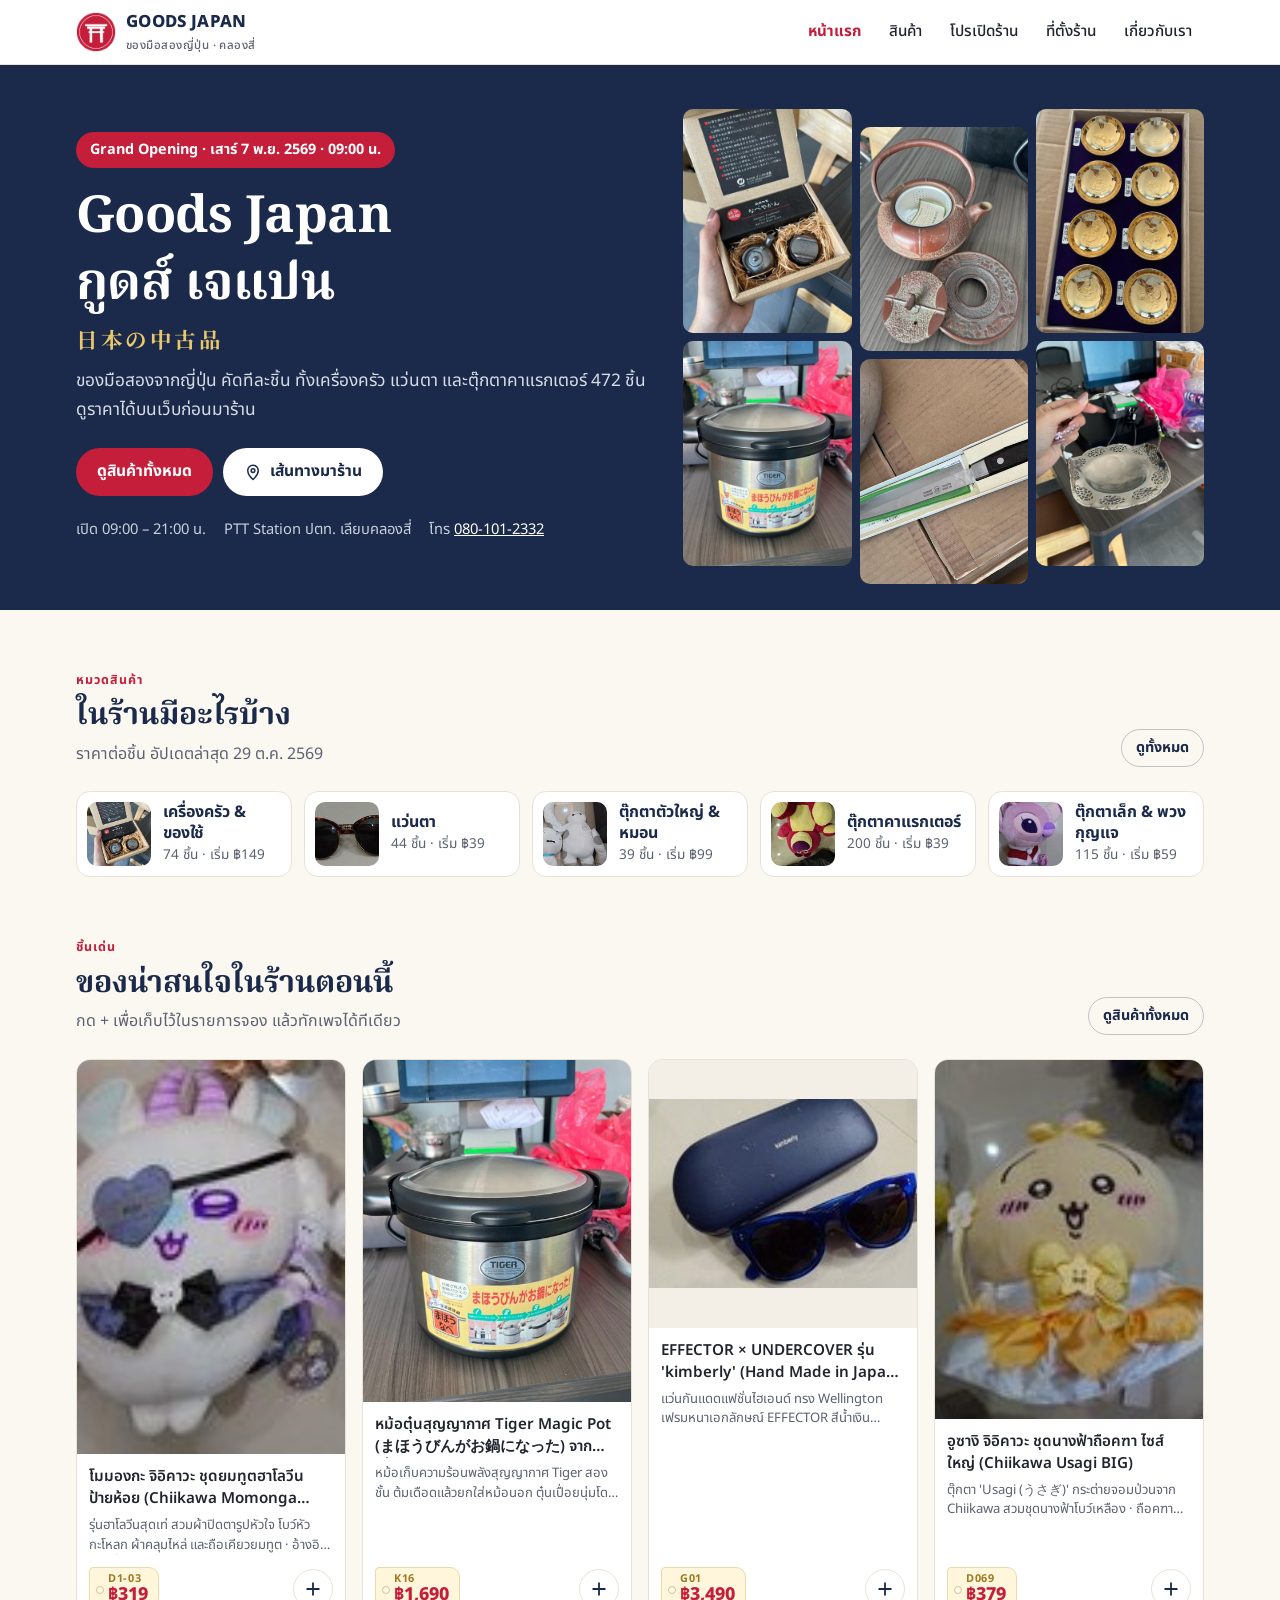
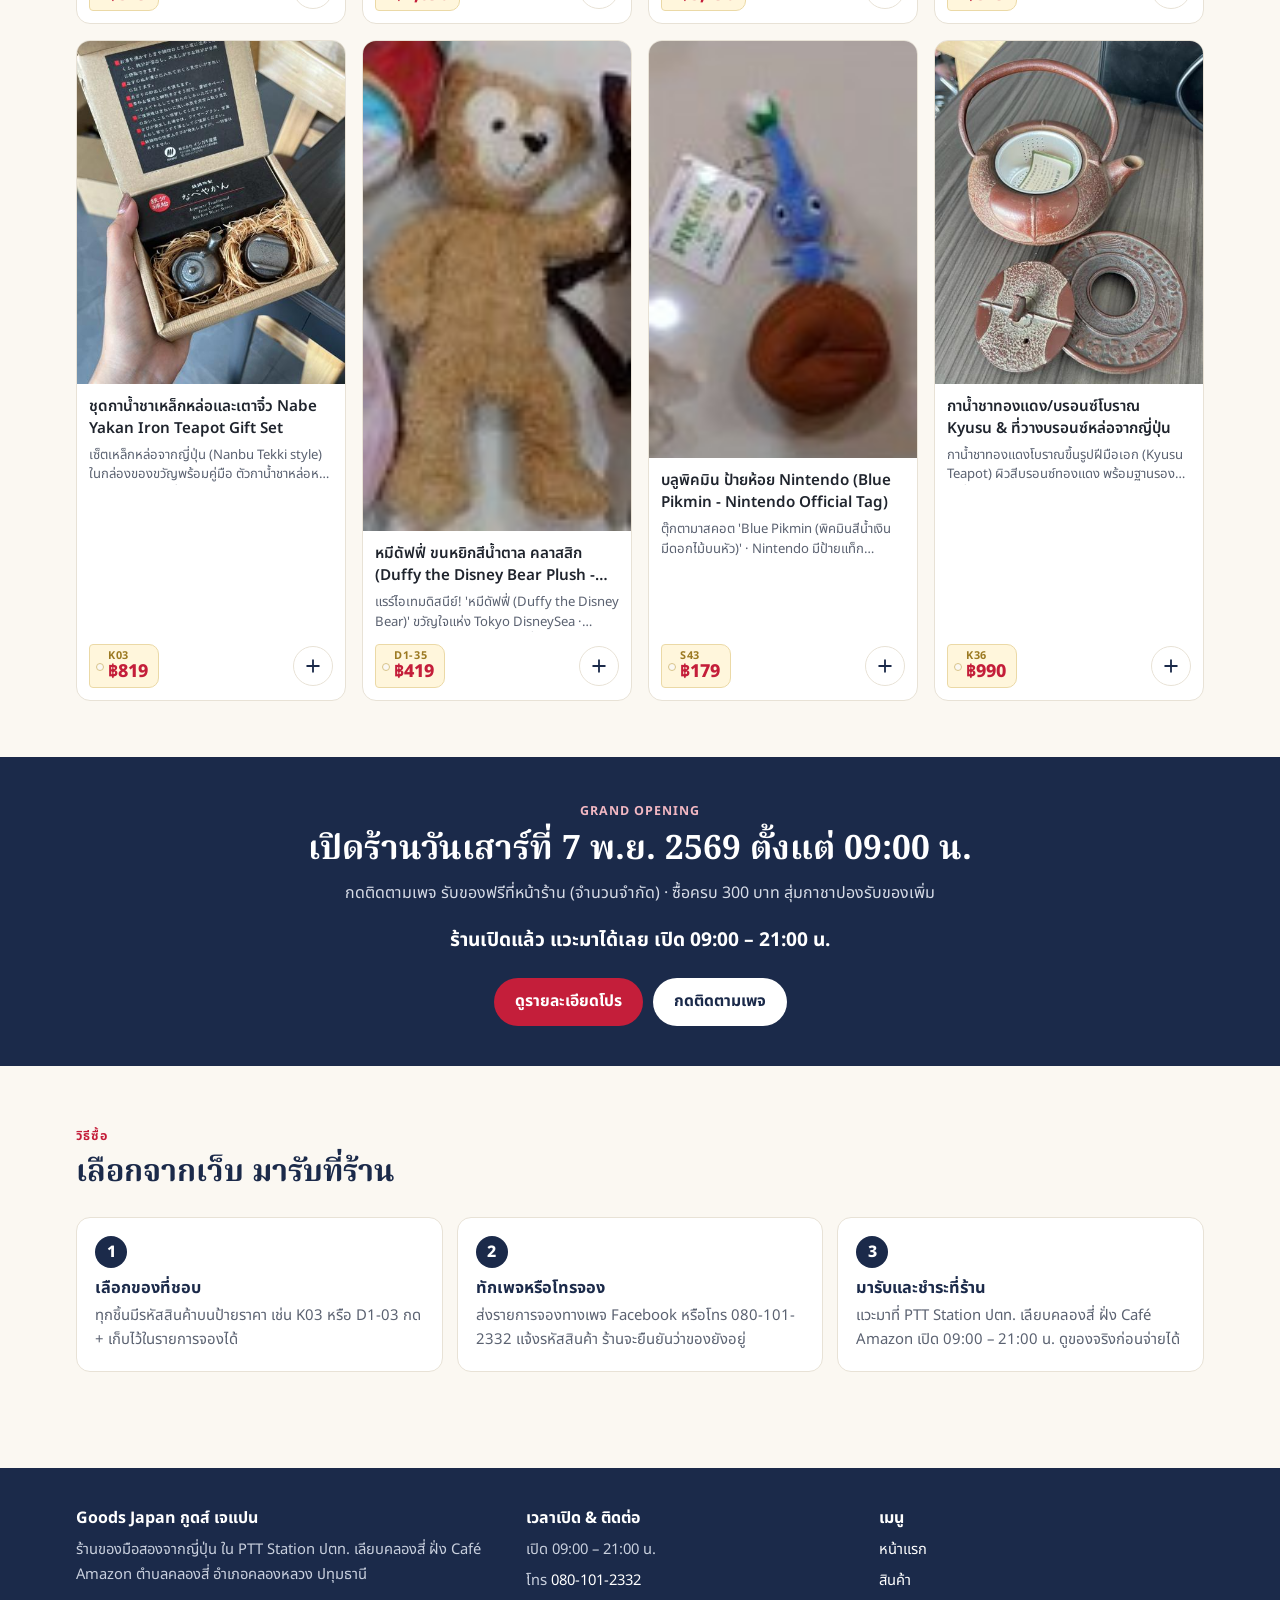
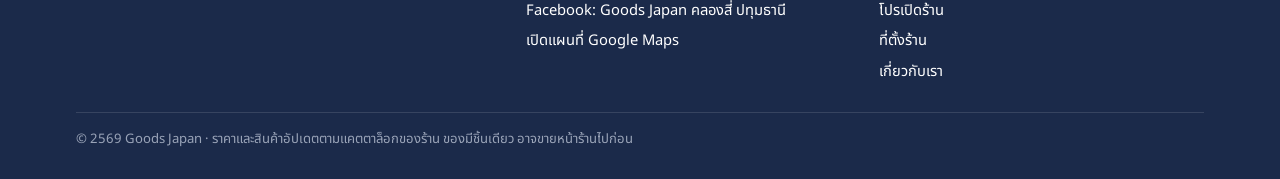
<file: index.html>
<!DOCTYPE html>
<html lang="th">
<head>
    <meta charset="UTF-8">
    <meta name="viewport" content="width=device-width, initial-scale=1.0, viewport-fit=cover">
    <title>Goods Japan กูดส์ เจแปน | ของมือสองญี่ปุ่น คลองสี่ ปทุมธานี</title>
    <meta name="description" content="ร้านของมือสองจากญี่ปุ่น ใน PTT Station ปตท. เลียบคลองสี่ ปทุมธานี เครื่องครัว แว่นตา ตุ๊กตาคาแรกเตอร์ เปิด 09:00–21:00 น.">
    <meta property="og:type" content="website">
    <meta property="og:title" content="Goods Japan กูดส์ เจแปน | ของมือสองญี่ปุ่น คลองสี่ ปทุมธานี">
    <meta property="og:description" content="ร้านของมือสองจากญี่ปุ่น ใน PTT Station ปตท. เลียบคลองสี่ ปทุมธานี เครื่องครัว แว่นตา ตุ๊กตาคาแรกเตอร์ เปิด 09:00–21:00 น.">
    <meta property="og:image" content="assets/images/og-cover.jpg">
    <link rel="icon" href="assets/images/logo.png">
    <!-- PWA: ติดตั้งเป็นแอปบนมือถือ -->
    <link rel="manifest" href="manifest.webmanifest">
    <meta name="theme-color" content="#C41E3A">
    <meta name="mobile-web-app-capable" content="yes">
    <meta name="apple-mobile-web-app-capable" content="yes">
    <meta name="apple-mobile-web-app-title" content="Goods Japan">
    <meta name="apple-mobile-web-app-status-bar-style" content="default">
    <link rel="apple-touch-icon" href="assets/icons/apple-touch-icon.png">
    <link rel="preconnect" href="https://fonts.googleapis.com">
    <link rel="preconnect" href="https://fonts.gstatic.com" crossorigin>
    <link href="https://fonts.googleapis.com/css2?family=Noto+Sans+Thai:wght@400;500;600;700;800&family=Noto+Serif+Thai:wght@600;700&family=Noto+Serif+JP:wght@700&display=swap" rel="stylesheet">
    <link rel="stylesheet" href="css/site.css">
</head>
<body data-reserve>
    <header class="site-header">
        <div class="wrap">
            <a class="brand" href="index.html">
                <img src="assets/icons/icon-192.png" alt="" width="40" height="40">
                <span><b>GOODS JAPAN</b><small>ของมือสองญี่ปุ่น · คลองสี่</small></span>
            </a>
            <button class="menu-btn" type="button" aria-label="เมนู" aria-expanded="false" aria-controls="site-nav"><svg viewBox="0 0 24 24" fill="none" stroke="currentColor" stroke-width="2" stroke-linecap="round"><path d="M4 7h16M4 12h16M4 17h16"/></svg></button>
            <ul class="nav" id="site-nav"><li><a href="index.html" aria-current="page">หน้าแรก</a></li><li><a href="shop.html">สินค้า</a></li><li><a href="promotions.html">โปรเปิดร้าน</a></li><li><a href="location.html">ที่ตั้งร้าน</a></li><li><a href="about.html">เกี่ยวกับเรา</a></li></ul>
        </div>
    </header>

    <main>
        <section class="hero">
            <div class="wrap">
                <div>
                    <span class="chip-open">Grand Opening · เสาร์ 7 พ.ย. 2569 · 09:00 น.</span>
                    <h1>Goods Japan<br>กูดส์ เจแปน<span class="jp">日本の中古品</span></h1>
                    <p class="lead">ของมือสองจากญี่ปุ่น คัดทีละชิ้น ทั้งเครื่องครัว แว่นตา และตุ๊กตาคาแรกเตอร์ <span class="num" data-count="all">472</span> ชิ้น ดูราคาได้บนเว็บก่อนมาร้าน</p>
                    <div class="actions">
                        <a class="btn btn-red" href="shop.html">ดูสินค้าทั้งหมด</a>
                        <a class="btn btn-light" href="https://share.google/IeLH9914CwWTnxFZs" target="_blank" rel="noopener"><svg viewBox="0 0 24 24" fill="none" stroke="currentColor" stroke-width="2" stroke-linecap="round" stroke-linejoin="round"><path d="M12 22s7-6.2 7-12a7 7 0 1 0-14 0c0 5.8 7 12 7 12z"/><circle cx="12" cy="10" r="2.5"/></svg> เส้นทางมาร้าน</a>
                    </div>
                    <div class="facts">
                        <span>เปิด 09:00 – 21:00 น.</span>
                        <span>PTT Station ปตท. เลียบคลองสี่</span>
                        <span>โทร <a href="tel:0801012332">080-101-2332</a></span>
                    </div>
                </div>
                <div class="hero-photos" id="hero-photos" aria-label="ตัวอย่างสินค้าในร้าน"></div>
            </div>
        </section>

        <section class="section">
            <div class="wrap">
                <div class="section-head">
                    <div><span class="eyebrow">หมวดสินค้า</span><h2>ในร้านมีอะไรบ้าง</h2><p>ราคาต่อชิ้น อัปเดตล่าสุด <span data-catalog-date>29 ต.ค. 2569</span></p></div>
                    <a class="btn btn-ghost btn-sm" href="shop.html">ดูทั้งหมด</a>
                </div>
                <div class="cats" id="cat-tiles"></div>
            </div>
        </section>

        <section class="section" style="padding-top:0">
            <div class="wrap">
                <div class="section-head">
                    <div><span class="eyebrow">ชิ้นเด่น</span><h2>ของน่าสนใจในร้านตอนนี้</h2><p>กด + เพื่อเก็บไว้ในรายการจอง แล้วทักเพจได้ทีเดียว</p></div>
                    <a class="btn btn-ghost btn-sm" href="shop.html">ดูสินค้าทั้งหมด</a>
                </div>
                <div class="grid" id="featured"></div>
            </div>
        </section>

        <section class="band">
            <div class="wrap">
                <span class="eyebrow" style="color:#F2B8C3">Grand Opening</span>
                <h2 style="font-size:clamp(1.5rem,4vw,2.1rem)">เปิดร้านวันเสาร์ที่ 7 พ.ย. 2569 ตั้งแต่ 09:00 น.</h2>
                <p style="margin-top:8px">กดติดตามเพจ รับของฟรีที่หน้าร้าน (จำนวนจำกัด) · ซื้อครบ 300 บาท สุ่มกาชาปองรับของเพิ่ม</p>
                <div class="countdown" data-countdown></div>
                <div class="actions" style="justify-content:center;display:flex;flex-wrap:wrap;gap:10px;margin-top:22px">
                    <a class="btn btn-red" href="promotions.html">ดูรายละเอียดโปร</a>
                    <a class="btn btn-light" href="https://www.facebook.com/profile.php?id=61595247456619" target="_blank" rel="noopener">กดติดตามเพจ</a>
                </div>
            </div>
        </section>

        <section class="section">
            <div class="wrap">
                <div class="section-head"><div><span class="eyebrow">วิธีซื้อ</span><h2>เลือกจากเว็บ มารับที่ร้าน</h2></div></div>
                <div class="steps">
                    <div class="step"><h3>เลือกของที่ชอบ</h3><p>ทุกชิ้นมีรหัสสินค้าบนป้ายราคา เช่น K03 หรือ D1-03 กด + เก็บไว้ในรายการจองได้</p></div>
                    <div class="step"><h3>ทักเพจหรือโทรจอง</h3><p>ส่งรายการจองทางเพจ Facebook หรือโทร 080-101-2332 แจ้งรหัสสินค้า ร้านจะยืนยันว่าของยังอยู่</p></div>
                    <div class="step"><h3>มารับและชำระที่ร้าน</h3><p>แวะมาที่ PTT Station ปตท. เลียบคลองสี่ ฝั่ง Café Amazon เปิด 09:00 – 21:00 น. ดูของจริงก่อนจ่ายได้</p></div>
                </div>
            </div>
        </section>
    </main>

    <footer class="site-footer">
        <div class="wrap">
            <div>
                <h3>Goods Japan กูดส์ เจแปน</h3>
                <p>ร้านของมือสองจากญี่ปุ่น ใน PTT Station ปตท. เลียบคลองสี่ ฝั่ง Café Amazon ตำบลคลองสี่ อำเภอคลองหลวง ปทุมธานี</p>
            </div>
            <div>
                <h3>เวลาเปิด & ติดต่อ</h3>
                <ul>
                    <li>เปิด 09:00 – 21:00 น.</li>
                    <li>โทร <a href="tel:0801012332">080-101-2332</a></li>
                    <li><a href="https://www.facebook.com/profile.php?id=61595247456619" target="_blank" rel="noopener">Facebook: Goods Japan คลองสี่ ปทุมธานี</a></li>
                    <li><a href="https://share.google/IeLH9914CwWTnxFZs" target="_blank" rel="noopener">เปิดแผนที่ Google Maps</a></li>
                </ul>
            </div>
            <div>
                <h3>เมนู</h3>
                <ul><li><a href="index.html">หน้าแรก</a></li><li><a href="shop.html">สินค้า</a></li><li><a href="promotions.html">โปรเปิดร้าน</a></li><li><a href="location.html">ที่ตั้งร้าน</a></li><li><a href="about.html">เกี่ยวกับเรา</a></li></ul>
            </div>
            <p class="copy">© 2569 Goods Japan · ราคาและสินค้าอัปเดตตามแคตตาล็อกของร้าน ของมีชิ้นเดียว อาจขายหน้าร้านไปก่อน</p>
        </div>
    </footer>

    <script src="js/main.js"></script>
    <script src="js/catalog-data.js"></script>
    <script src="js/shop.js"></script>
    <script src="js/pwa.js"></script>
</body>
</html>
</file>
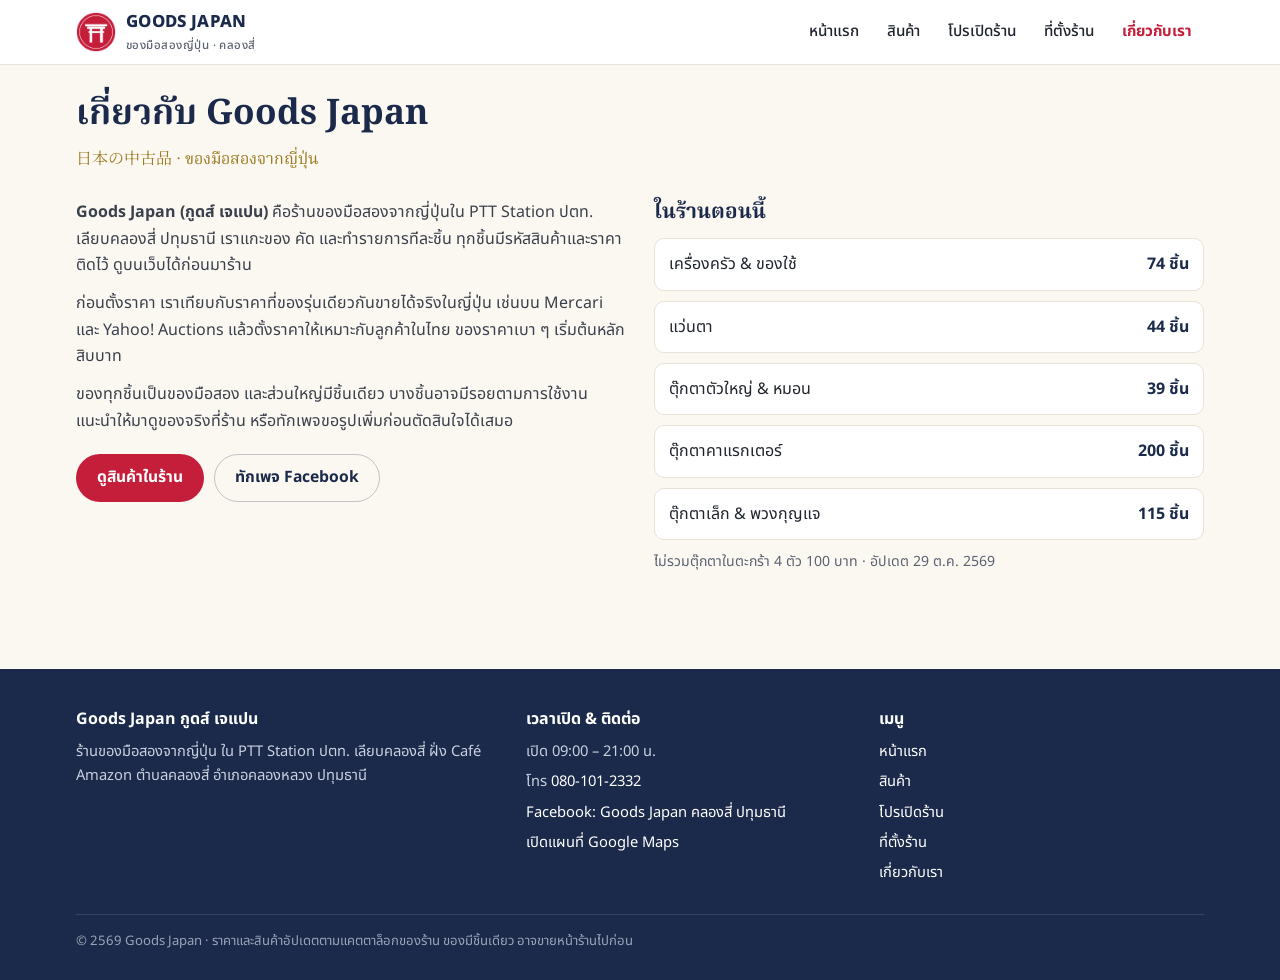
<file: about.html>
<!DOCTYPE html>
<html lang="th">
<head>
    <meta charset="UTF-8">
    <meta name="viewport" content="width=device-width, initial-scale=1.0, viewport-fit=cover">
    <title>เกี่ยวกับเรา | Goods Japan คลองสี่</title>
    <meta name="description" content="Goods Japan ร้านของมือสองจากญี่ปุ่น คลองสี่ ปทุมธานี คัดทีละชิ้น ตั้งราคาโดยเทียบราคาที่ขายได้จริงในญี่ปุ่น">
    <meta property="og:type" content="website">
    <meta property="og:title" content="เกี่ยวกับเรา | Goods Japan คลองสี่">
    <meta property="og:description" content="Goods Japan ร้านของมือสองจากญี่ปุ่น คลองสี่ ปทุมธานี คัดทีละชิ้น ตั้งราคาโดยเทียบราคาที่ขายได้จริงในญี่ปุ่น">
    <meta property="og:image" content="assets/images/og-cover.jpg">
    <link rel="icon" href="assets/images/logo.png">
    <!-- PWA: ติดตั้งเป็นแอปบนมือถือ -->
    <link rel="manifest" href="manifest.webmanifest">
    <meta name="theme-color" content="#C41E3A">
    <meta name="mobile-web-app-capable" content="yes">
    <meta name="apple-mobile-web-app-capable" content="yes">
    <meta name="apple-mobile-web-app-title" content="Goods Japan">
    <meta name="apple-mobile-web-app-status-bar-style" content="default">
    <link rel="apple-touch-icon" href="assets/icons/apple-touch-icon.png">
    <link rel="preconnect" href="https://fonts.googleapis.com">
    <link rel="preconnect" href="https://fonts.gstatic.com" crossorigin>
    <link href="https://fonts.googleapis.com/css2?family=Noto+Sans+Thai:wght@400;500;600;700;800&family=Noto+Serif+Thai:wght@600;700&family=Noto+Serif+JP:wght@700&display=swap" rel="stylesheet">
    <link rel="stylesheet" href="css/site.css">
</head>
<body>
    <header class="site-header">
        <div class="wrap">
            <a class="brand" href="index.html">
                <img src="assets/icons/icon-192.png" alt="" width="40" height="40">
                <span><b>GOODS JAPAN</b><small>ของมือสองญี่ปุ่น · คลองสี่</small></span>
            </a>
            <button class="menu-btn" type="button" aria-label="เมนู" aria-expanded="false" aria-controls="site-nav"><svg viewBox="0 0 24 24" fill="none" stroke="currentColor" stroke-width="2" stroke-linecap="round"><path d="M4 7h16M4 12h16M4 17h16"/></svg></button>
            <ul class="nav" id="site-nav"><li><a href="index.html">หน้าแรก</a></li><li><a href="shop.html">สินค้า</a></li><li><a href="promotions.html">โปรเปิดร้าน</a></li><li><a href="location.html">ที่ตั้งร้าน</a></li><li><a href="about.html" aria-current="page">เกี่ยวกับเรา</a></li></ul>
        </div>
    </header>

    <main>
        <section class="shop-head">
            <div class="wrap">
                <h1>เกี่ยวกับ Goods Japan</h1>
                <p class="jp" style="color:var(--gold)">日本の中古品 · ของมือสองจากญี่ปุ่น</p>
            </div>
        </section>
        <section class="section" style="padding-top:20px">
            <div class="wrap split">
                <div class="prose">
                    <p><b>Goods Japan (กูดส์ เจแปน)</b> คือร้านของมือสองจากญี่ปุ่นใน PTT Station ปตท. เลียบคลองสี่ ปทุมธานี เราแกะของ คัด และทำรายการทีละชิ้น ทุกชิ้นมีรหัสสินค้าและราคาติดไว้ ดูบนเว็บได้ก่อนมาร้าน</p>
                    <p>ก่อนตั้งราคา เราเทียบกับราคาที่ของรุ่นเดียวกันขายได้จริงในญี่ปุ่น เช่นบน Mercari และ Yahoo! Auctions แล้วตั้งราคาให้เหมาะกับลูกค้าในไทย ของราคาเบา ๆ เริ่มต้นหลักสิบบาท</p>
                    <p>ของทุกชิ้นเป็นของมือสอง และส่วนใหญ่มีชิ้นเดียว บางชิ้นอาจมีรอยตามการใช้งาน แนะนำให้มาดูของจริงที่ร้าน หรือทักเพจขอรูปเพิ่มก่อนตัดสินใจได้เสมอ</p>
                    <div style="display:flex;flex-wrap:wrap;gap:10px;margin-top:20px">
                        <a class="btn btn-red" href="shop.html">ดูสินค้าในร้าน</a>
                        <a class="btn btn-ghost" href="https://www.facebook.com/profile.php?id=61595247456619" target="_blank" rel="noopener">ทักเพจ Facebook</a>
                    </div>
                </div>
                <div>
                    <h2 style="font-size:1.3rem;margin-bottom:12px">ในร้านตอนนี้</h2>
                    <ul class="facts-list">
                        <li><span>เครื่องครัว & ของใช้</span><b><span data-count="kitchen">74</span> ชิ้น</b></li>
                        <li><span>แว่นตา</span><b><span data-count="glasses">44</span> ชิ้น</b></li>
                        <li><span>ตุ๊กตาตัวใหญ่ & หมอน</span><b><span data-count="plush-big">39</span> ชิ้น</b></li>
                        <li><span>ตุ๊กตาคาแรกเตอร์</span><b><span data-count="plush">200</span> ชิ้น</b></li>
                        <li><span>ตุ๊กตาเล็ก & พวงกุญแจ</span><b><span data-count="plush-small">115</span> ชิ้น</b></li>
                    </ul>
                    <p class="muted" style="margin-top:10px;font-size:.88rem">ไม่รวมตุ๊กตาในตะกร้า 4 ตัว 100 บาท · อัปเดต <span data-catalog-date>29 ต.ค. 2569</span></p>
                </div>
            </div>
        </section>
    </main>

    <footer class="site-footer">
        <div class="wrap">
            <div>
                <h3>Goods Japan กูดส์ เจแปน</h3>
                <p>ร้านของมือสองจากญี่ปุ่น ใน PTT Station ปตท. เลียบคลองสี่ ฝั่ง Café Amazon ตำบลคลองสี่ อำเภอคลองหลวง ปทุมธานี</p>
            </div>
            <div>
                <h3>เวลาเปิด & ติดต่อ</h3>
                <ul>
                    <li>เปิด 09:00 – 21:00 น.</li>
                    <li>โทร <a href="tel:0801012332">080-101-2332</a></li>
                    <li><a href="https://www.facebook.com/profile.php?id=61595247456619" target="_blank" rel="noopener">Facebook: Goods Japan คลองสี่ ปทุมธานี</a></li>
                    <li><a href="https://share.google/IeLH9914CwWTnxFZs" target="_blank" rel="noopener">เปิดแผนที่ Google Maps</a></li>
                </ul>
            </div>
            <div>
                <h3>เมนู</h3>
                <ul><li><a href="index.html">หน้าแรก</a></li><li><a href="shop.html">สินค้า</a></li><li><a href="promotions.html">โปรเปิดร้าน</a></li><li><a href="location.html">ที่ตั้งร้าน</a></li><li><a href="about.html">เกี่ยวกับเรา</a></li></ul>
            </div>
            <p class="copy">© 2569 Goods Japan · ราคาและสินค้าอัปเดตตามแคตตาล็อกของร้าน ของมีชิ้นเดียว อาจขายหน้าร้านไปก่อน</p>
        </div>
    </footer>

    <script src="js/main.js"></script>
    <script src="js/catalog-data.js"></script>
    <script src="js/shop.js"></script>
    <script src="js/pwa.js"></script>
</body>
</html>
</file>
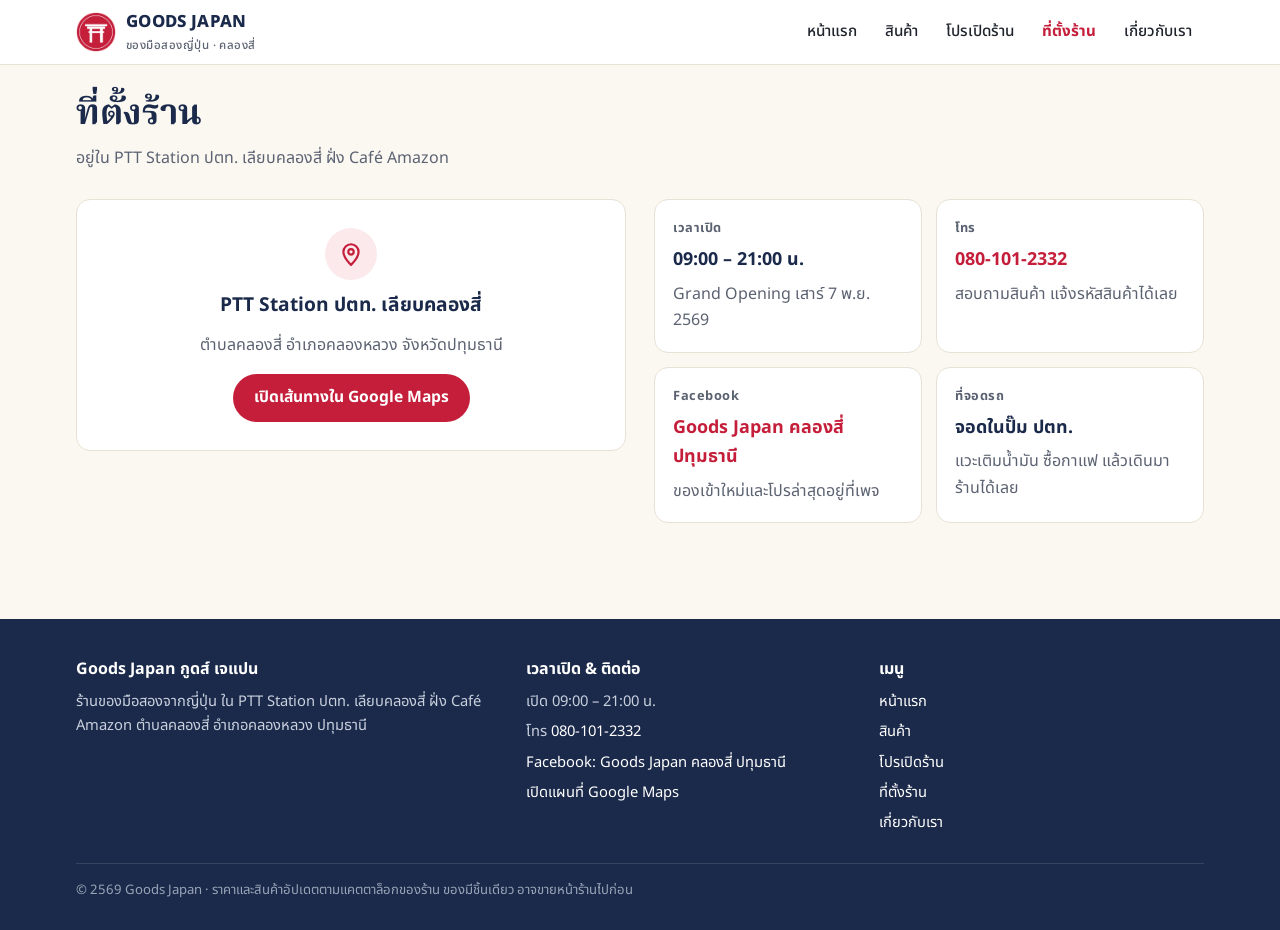
<file: location.html>
<!DOCTYPE html>
<html lang="th">
<head>
    <meta charset="UTF-8">
    <meta name="viewport" content="width=device-width, initial-scale=1.0, viewport-fit=cover">
    <title>ที่ตั้งร้าน | Goods Japan คลองสี่</title>
    <meta name="description" content="Goods Japan อยู่ใน PTT Station ปตท. เลียบคลองสี่ ฝั่ง Café Amazon ตำบลคลองสี่ อำเภอคลองหลวง ปทุมธานี เปิด 09:00–21:00 น. โทร 080-101-2332">
    <meta property="og:type" content="website">
    <meta property="og:title" content="ที่ตั้งร้าน | Goods Japan คลองสี่">
    <meta property="og:description" content="Goods Japan อยู่ใน PTT Station ปตท. เลียบคลองสี่ ฝั่ง Café Amazon ตำบลคลองสี่ อำเภอคลองหลวง ปทุมธานี เปิด 09:00–21:00 น. โทร 080-101-2332">
    <meta property="og:image" content="assets/images/og-cover.jpg">
    <link rel="icon" href="assets/images/logo.png">
    <!-- PWA: ติดตั้งเป็นแอปบนมือถือ -->
    <link rel="manifest" href="manifest.webmanifest">
    <meta name="theme-color" content="#C41E3A">
    <meta name="mobile-web-app-capable" content="yes">
    <meta name="apple-mobile-web-app-capable" content="yes">
    <meta name="apple-mobile-web-app-title" content="Goods Japan">
    <meta name="apple-mobile-web-app-status-bar-style" content="default">
    <link rel="apple-touch-icon" href="assets/icons/apple-touch-icon.png">
    <link rel="preconnect" href="https://fonts.googleapis.com">
    <link rel="preconnect" href="https://fonts.gstatic.com" crossorigin>
    <link href="https://fonts.googleapis.com/css2?family=Noto+Sans+Thai:wght@400;500;600;700;800&family=Noto+Serif+Thai:wght@600;700&family=Noto+Serif+JP:wght@700&display=swap" rel="stylesheet">
    <link rel="stylesheet" href="css/site.css">
</head>
<body>
    <header class="site-header">
        <div class="wrap">
            <a class="brand" href="index.html">
                <img src="assets/icons/icon-192.png" alt="" width="40" height="40">
                <span><b>GOODS JAPAN</b><small>ของมือสองญี่ปุ่น · คลองสี่</small></span>
            </a>
            <button class="menu-btn" type="button" aria-label="เมนู" aria-expanded="false" aria-controls="site-nav"><svg viewBox="0 0 24 24" fill="none" stroke="currentColor" stroke-width="2" stroke-linecap="round"><path d="M4 7h16M4 12h16M4 17h16"/></svg></button>
            <ul class="nav" id="site-nav"><li><a href="index.html">หน้าแรก</a></li><li><a href="shop.html">สินค้า</a></li><li><a href="promotions.html">โปรเปิดร้าน</a></li><li><a href="location.html" aria-current="page">ที่ตั้งร้าน</a></li><li><a href="about.html">เกี่ยวกับเรา</a></li></ul>
        </div>
    </header>

    <main>
        <section class="shop-head">
            <div class="wrap">
                <h1>ที่ตั้งร้าน</h1>
                <p>อยู่ใน PTT Station ปตท. เลียบคลองสี่ ฝั่ง Café Amazon</p>
            </div>
        </section>
        <section class="section" style="padding-top:20px">
            <div class="wrap split">
                <a class="map-card" href="https://share.google/IeLH9914CwWTnxFZs" target="_blank" rel="noopener">
                    <span class="pin"><svg viewBox="0 0 24 24" fill="none" stroke="currentColor" stroke-width="2" stroke-linecap="round" stroke-linejoin="round"><path d="M12 22s7-6.2 7-12a7 7 0 1 0-14 0c0 5.8 7 12 7 12z"/><circle cx="12" cy="10" r="2.5"/></svg></span>
                    <strong style="font-size:1.2rem;color:var(--navy)">PTT Station ปตท. เลียบคลองสี่</strong>
                    <span class="muted">ตำบลคลองสี่ อำเภอคลองหลวง จังหวัดปทุมธานี</span>
                    <span class="btn btn-red" style="margin-top:6px">เปิดเส้นทางใน Google Maps</span>
                </a>
                <div class="info">
                    <div class="info-card"><span class="k">เวลาเปิด</span><span class="v">09:00 – 21:00 น.</span><span class="muted">Grand Opening เสาร์ 7 พ.ย. 2569</span></div>
                    <div class="info-card"><span class="k">โทร</span><span class="v"><a href="tel:0801012332">080-101-2332</a></span><span class="muted">สอบถามสินค้า แจ้งรหัสสินค้าได้เลย</span></div>
                    <div class="info-card"><span class="k">Facebook</span><span class="v"><a href="https://www.facebook.com/profile.php?id=61595247456619" target="_blank" rel="noopener">Goods Japan คลองสี่ ปทุมธานี</a></span><span class="muted">ของเข้าใหม่และโปรล่าสุดอยู่ที่เพจ</span></div>
                    <div class="info-card"><span class="k">ที่จอดรถ</span><span class="v">จอดในปั๊ม ปตท.</span><span class="muted">แวะเติมน้ำมัน ซื้อกาแฟ แล้วเดินมาร้านได้เลย</span></div>
                </div>
            </div>
        </section>
    </main>

    <footer class="site-footer">
        <div class="wrap">
            <div>
                <h3>Goods Japan กูดส์ เจแปน</h3>
                <p>ร้านของมือสองจากญี่ปุ่น ใน PTT Station ปตท. เลียบคลองสี่ ฝั่ง Café Amazon ตำบลคลองสี่ อำเภอคลองหลวง ปทุมธานี</p>
            </div>
            <div>
                <h3>เวลาเปิด & ติดต่อ</h3>
                <ul>
                    <li>เปิด 09:00 – 21:00 น.</li>
                    <li>โทร <a href="tel:0801012332">080-101-2332</a></li>
                    <li><a href="https://www.facebook.com/profile.php?id=61595247456619" target="_blank" rel="noopener">Facebook: Goods Japan คลองสี่ ปทุมธานี</a></li>
                    <li><a href="https://share.google/IeLH9914CwWTnxFZs" target="_blank" rel="noopener">เปิดแผนที่ Google Maps</a></li>
                </ul>
            </div>
            <div>
                <h3>เมนู</h3>
                <ul><li><a href="index.html">หน้าแรก</a></li><li><a href="shop.html">สินค้า</a></li><li><a href="promotions.html">โปรเปิดร้าน</a></li><li><a href="location.html">ที่ตั้งร้าน</a></li><li><a href="about.html">เกี่ยวกับเรา</a></li></ul>
            </div>
            <p class="copy">© 2569 Goods Japan · ราคาและสินค้าอัปเดตตามแคตตาล็อกของร้าน ของมีชิ้นเดียว อาจขายหน้าร้านไปก่อน</p>
        </div>
    </footer>

    <script src="js/main.js"></script>
    <script src="js/pwa.js"></script>
</body>
</html>
</file>
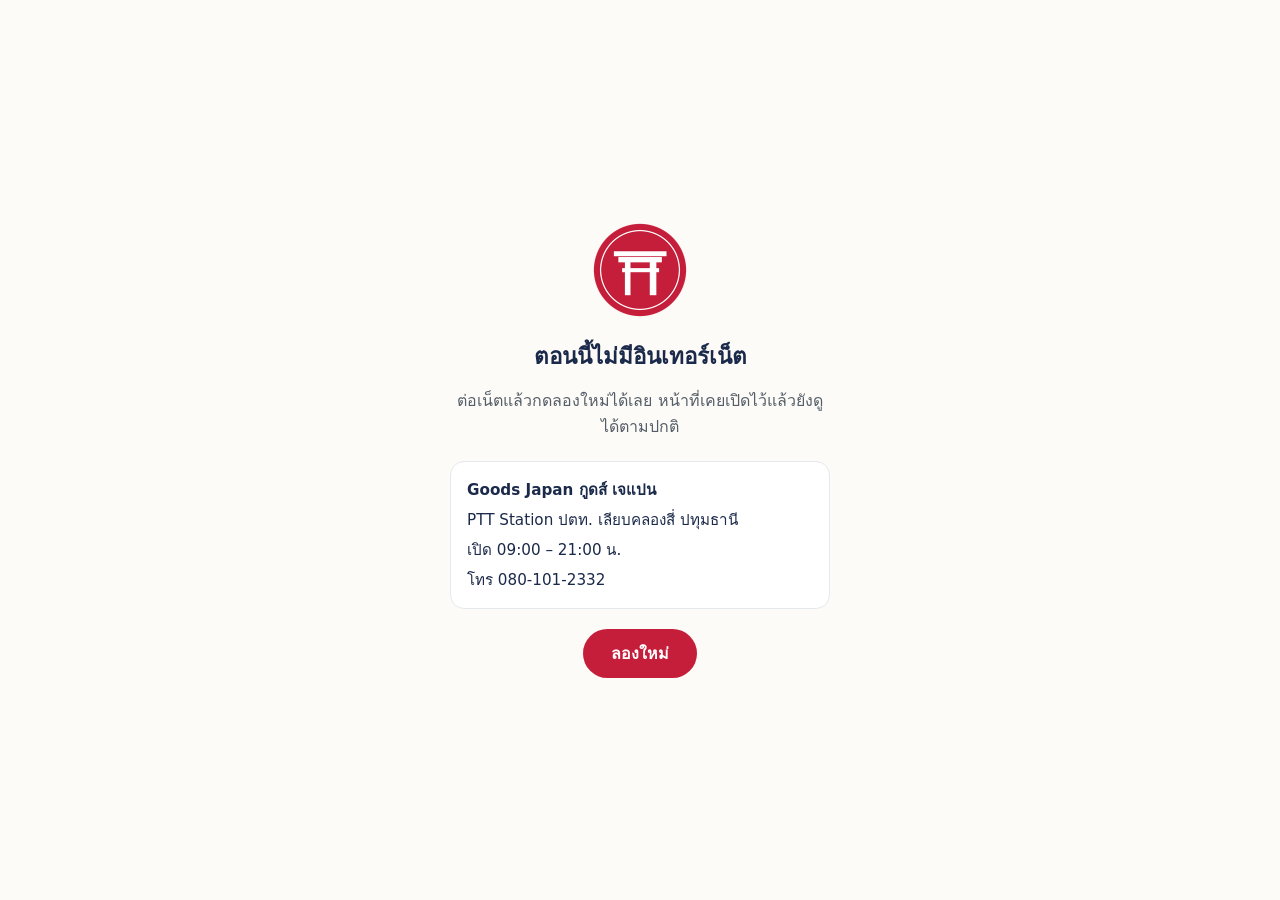
<file: offline.html>
<!DOCTYPE html>
<html lang="th">
<head>
    <meta charset="UTF-8">
    <meta name="viewport" content="width=device-width, initial-scale=1.0, viewport-fit=cover">
    <title>ออฟไลน์ | Goods Japan</title>
    <meta name="theme-color" content="#C41E3A">
    <link rel="icon" href="assets/images/logo.png">
    <link rel="manifest" href="manifest.webmanifest">
    <style>
        :root { --red:#C41E3A; --red-hover:#A3182E; --navy:#1B2A4A; --cream:#FDFBF7; --gray:#555E68; --border:#E5E8EC; }
        * { box-sizing: border-box; }
        body {
            margin: 0; min-height: 100vh; display: grid; place-items: center;
            padding: 32px max(20px, env(safe-area-inset-left, 0px)) 32px max(20px, env(safe-area-inset-right, 0px));
            background: var(--cream); color: var(--navy);
            font-family: "Noto Sans Thai", system-ui, -apple-system, "Segoe UI", sans-serif;
        }
        main { max-width: 380px; width: 100%; text-align: center; display: grid; gap: 14px; justify-items: center; }
        img { width: 96px; height: 96px; }
        h1 { margin: 6px 0 0; font-size: 1.4rem; text-wrap: balance; }
        p { margin: 0; color: var(--gray); line-height: 1.6; }
        .card {
            width: 100%; margin-top: 8px; padding: 16px; text-align: left;
            background: #fff; border: 1px solid var(--border); border-radius: 14px;
            display: grid; gap: 6px; font-size: .95rem;
        }
        .card b { color: var(--navy); }
        button {
            margin-top: 6px; border: 0; border-radius: 999px; padding: 12px 28px;
            background: var(--red); color: #fff; font: inherit; font-weight: 700; cursor: pointer;
        }
        button:hover { background: var(--red-hover); }
        button:focus-visible { outline: 2px solid var(--navy); outline-offset: 3px; }
    </style>
</head>
<body>
    <main>
        <img src="assets/icons/icon-192.png" alt="Goods Japan">
        <h1>ตอนนี้ไม่มีอินเทอร์เน็ต</h1>
        <p>ต่อเน็ตแล้วกดลองใหม่ได้เลย หน้าที่เคยเปิดไว้แล้วยังดูได้ตามปกติ</p>
        <div class="card">
            <div><b>Goods Japan กูดส์ เจแปน</b></div>
            <div>PTT Station ปตท. เลียบคลองสี่ ปทุมธานี</div>
            <div>เปิด 09:00 – 21:00 น.</div>
            <div>โทร 080-101-2332</div>
        </div>
        <button type="button" onclick="location.reload()">ลองใหม่</button>
    </main>
</body>
</html>
</file>
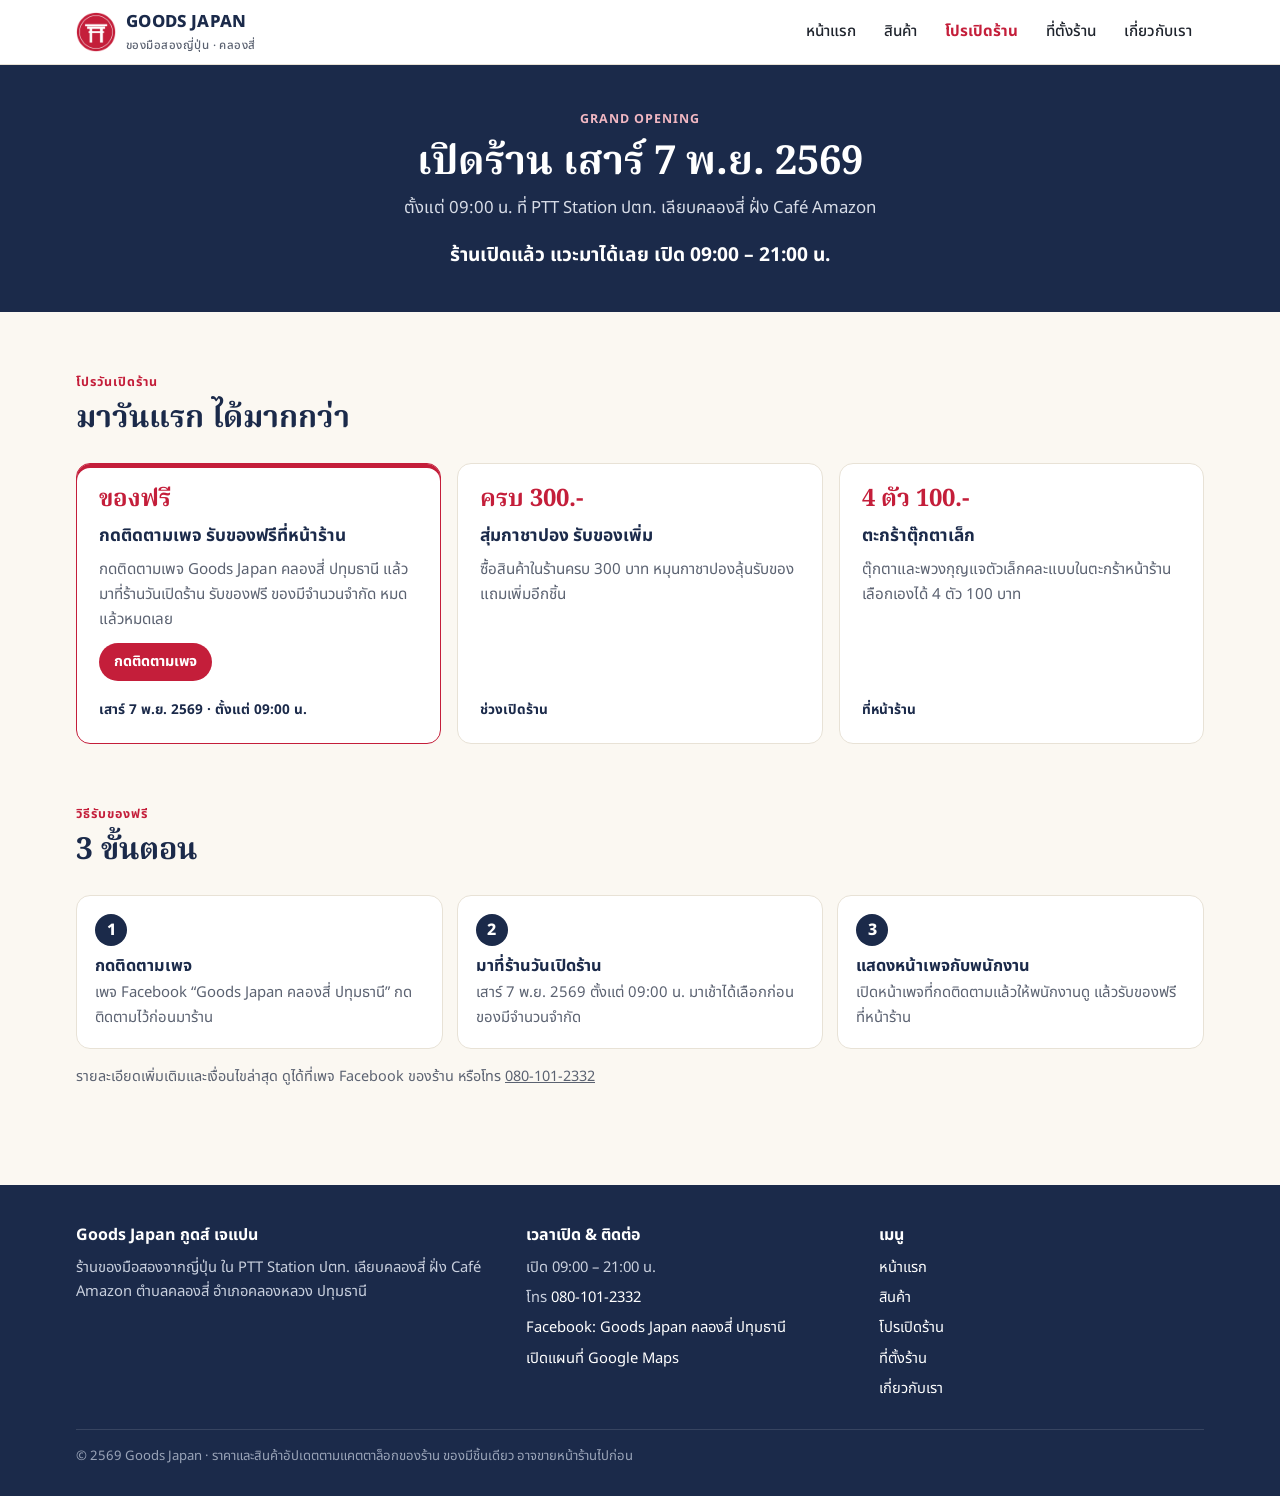
<file: promotions.html>
<!DOCTYPE html>
<html lang="th">
<head>
    <meta charset="UTF-8">
    <meta name="viewport" content="width=device-width, initial-scale=1.0, viewport-fit=cover">
    <title>โปรเปิดร้าน 7 พ.ย. | Goods Japan คลองสี่</title>
    <meta name="description" content="Grand Opening ร้าน Goods Japan คลองสี่ เสาร์ 7 พ.ย. 2569 ตั้งแต่ 09:00 น. กดติดตามเพจรับของฟรี ซื้อครบ 300 บาท สุ่มกาชาปอง">
    <meta property="og:type" content="website">
    <meta property="og:title" content="โปรเปิดร้าน 7 พ.ย. | Goods Japan คลองสี่">
    <meta property="og:description" content="Grand Opening ร้าน Goods Japan คลองสี่ เสาร์ 7 พ.ย. 2569 ตั้งแต่ 09:00 น. กดติดตามเพจรับของฟรี ซื้อครบ 300 บาท สุ่มกาชาปอง">
    <meta property="og:image" content="assets/images/og-cover.jpg">
    <link rel="icon" href="assets/images/logo.png">
    <!-- PWA: ติดตั้งเป็นแอปบนมือถือ -->
    <link rel="manifest" href="manifest.webmanifest">
    <meta name="theme-color" content="#C41E3A">
    <meta name="mobile-web-app-capable" content="yes">
    <meta name="apple-mobile-web-app-capable" content="yes">
    <meta name="apple-mobile-web-app-title" content="Goods Japan">
    <meta name="apple-mobile-web-app-status-bar-style" content="default">
    <link rel="apple-touch-icon" href="assets/icons/apple-touch-icon.png">
    <link rel="preconnect" href="https://fonts.googleapis.com">
    <link rel="preconnect" href="https://fonts.gstatic.com" crossorigin>
    <link href="https://fonts.googleapis.com/css2?family=Noto+Sans+Thai:wght@400;500;600;700;800&family=Noto+Serif+Thai:wght@600;700&family=Noto+Serif+JP:wght@700&display=swap" rel="stylesheet">
    <link rel="stylesheet" href="css/site.css">
</head>
<body>
    <header class="site-header">
        <div class="wrap">
            <a class="brand" href="index.html">
                <img src="assets/icons/icon-192.png" alt="" width="40" height="40">
                <span><b>GOODS JAPAN</b><small>ของมือสองญี่ปุ่น · คลองสี่</small></span>
            </a>
            <button class="menu-btn" type="button" aria-label="เมนู" aria-expanded="false" aria-controls="site-nav"><svg viewBox="0 0 24 24" fill="none" stroke="currentColor" stroke-width="2" stroke-linecap="round"><path d="M4 7h16M4 12h16M4 17h16"/></svg></button>
            <ul class="nav" id="site-nav"><li><a href="index.html">หน้าแรก</a></li><li><a href="shop.html">สินค้า</a></li><li><a href="promotions.html" aria-current="page">โปรเปิดร้าน</a></li><li><a href="location.html">ที่ตั้งร้าน</a></li><li><a href="about.html">เกี่ยวกับเรา</a></li></ul>
        </div>
    </header>

    <main>
        <section class="band">
            <div class="wrap">
                <span class="eyebrow" style="color:#F2B8C3">Grand Opening</span>
                <h1 style="font-size:clamp(1.7rem,5vw,2.5rem)">เปิดร้าน เสาร์ 7 พ.ย. 2569</h1>
                <p style="margin-top:6px;font-size:1.05rem">ตั้งแต่ 09:00 น. ที่ PTT Station ปตท. เลียบคลองสี่ ฝั่ง Café Amazon</p>
                <div class="countdown" data-countdown></div>
            </div>
        </section>

        <section class="section">
            <div class="wrap">
                <div class="section-head"><div><span class="eyebrow">โปรวันเปิดร้าน</span><h2>มาวันแรก ได้มากกว่า</h2></div></div>
                <div class="promo-grid">
                    <div class="promo hl">
                        <span class="big">ของฟรี</span>
                        <h3>กดติดตามเพจ รับของฟรีที่หน้าร้าน</h3>
                        <p>กดติดตามเพจ Goods Japan คลองสี่ ปทุมธานี แล้วมาที่ร้านวันเปิดร้าน รับของฟรี ของมีจำนวนจำกัด หมดแล้วหมดเลย</p>
                        <a class="btn btn-red btn-sm" href="https://www.facebook.com/profile.php?id=61595247456619" target="_blank" rel="noopener" style="align-self:flex-start">กดติดตามเพจ</a>
                        <span class="when">เสาร์ 7 พ.ย. 2569 · ตั้งแต่ 09:00 น.</span>
                    </div>
                    <div class="promo">
                        <span class="big">ครบ 300.-</span>
                        <h3>สุ่มกาชาปอง รับของเพิ่ม</h3>
                        <p>ซื้อสินค้าในร้านครบ 300 บาท หมุนกาชาปองลุ้นรับของแถมเพิ่มอีกชิ้น</p>
                        <span class="when">ช่วงเปิดร้าน</span>
                    </div>
                    <div class="promo">
                        <span class="big">4 ตัว 100.-</span>
                        <h3>ตะกร้าตุ๊กตาเล็ก</h3>
                        <p>ตุ๊กตาและพวงกุญแจตัวเล็กคละแบบในตะกร้าหน้าร้าน เลือกเองได้ 4 ตัว 100 บาท</p>
                        <span class="when">ที่หน้าร้าน</span>
                    </div>
                </div>
            </div>
        </section>

        <section class="section" style="padding-top:0">
            <div class="wrap">
                <div class="section-head"><div><span class="eyebrow">วิธีรับของฟรี</span><h2>3 ขั้นตอน</h2></div></div>
                <div class="steps">
                    <div class="step"><h3>กดติดตามเพจ</h3><p>เพจ Facebook “Goods Japan คลองสี่ ปทุมธานี” กดติดตามไว้ก่อนมาร้าน</p></div>
                    <div class="step"><h3>มาที่ร้านวันเปิดร้าน</h3><p>เสาร์ 7 พ.ย. 2569 ตั้งแต่ 09:00 น. มาเช้าได้เลือกก่อน ของมีจำนวนจำกัด</p></div>
                    <div class="step"><h3>แสดงหน้าเพจกับพนักงาน</h3><p>เปิดหน้าเพจที่กดติดตามแล้วให้พนักงานดู แล้วรับของฟรีที่หน้าร้าน</p></div>
                </div>
                <p class="muted" style="margin-top:16px;font-size:.9rem">รายละเอียดเพิ่มเติมและเงื่อนไขล่าสุด ดูได้ที่เพจ Facebook ของร้าน หรือโทร <a href="tel:0801012332">080-101-2332</a></p>
            </div>
        </section>
    </main>

    <footer class="site-footer">
        <div class="wrap">
            <div>
                <h3>Goods Japan กูดส์ เจแปน</h3>
                <p>ร้านของมือสองจากญี่ปุ่น ใน PTT Station ปตท. เลียบคลองสี่ ฝั่ง Café Amazon ตำบลคลองสี่ อำเภอคลองหลวง ปทุมธานี</p>
            </div>
            <div>
                <h3>เวลาเปิด & ติดต่อ</h3>
                <ul>
                    <li>เปิด 09:00 – 21:00 น.</li>
                    <li>โทร <a href="tel:0801012332">080-101-2332</a></li>
                    <li><a href="https://www.facebook.com/profile.php?id=61595247456619" target="_blank" rel="noopener">Facebook: Goods Japan คลองสี่ ปทุมธานี</a></li>
                    <li><a href="https://share.google/IeLH9914CwWTnxFZs" target="_blank" rel="noopener">เปิดแผนที่ Google Maps</a></li>
                </ul>
            </div>
            <div>
                <h3>เมนู</h3>
                <ul><li><a href="index.html">หน้าแรก</a></li><li><a href="shop.html">สินค้า</a></li><li><a href="promotions.html">โปรเปิดร้าน</a></li><li><a href="location.html">ที่ตั้งร้าน</a></li><li><a href="about.html">เกี่ยวกับเรา</a></li></ul>
            </div>
            <p class="copy">© 2569 Goods Japan · ราคาและสินค้าอัปเดตตามแคตตาล็อกของร้าน ของมีชิ้นเดียว อาจขายหน้าร้านไปก่อน</p>
        </div>
    </footer>

    <script src="js/main.js"></script>
    <script src="js/pwa.js"></script>
</body>
</html>
</file>
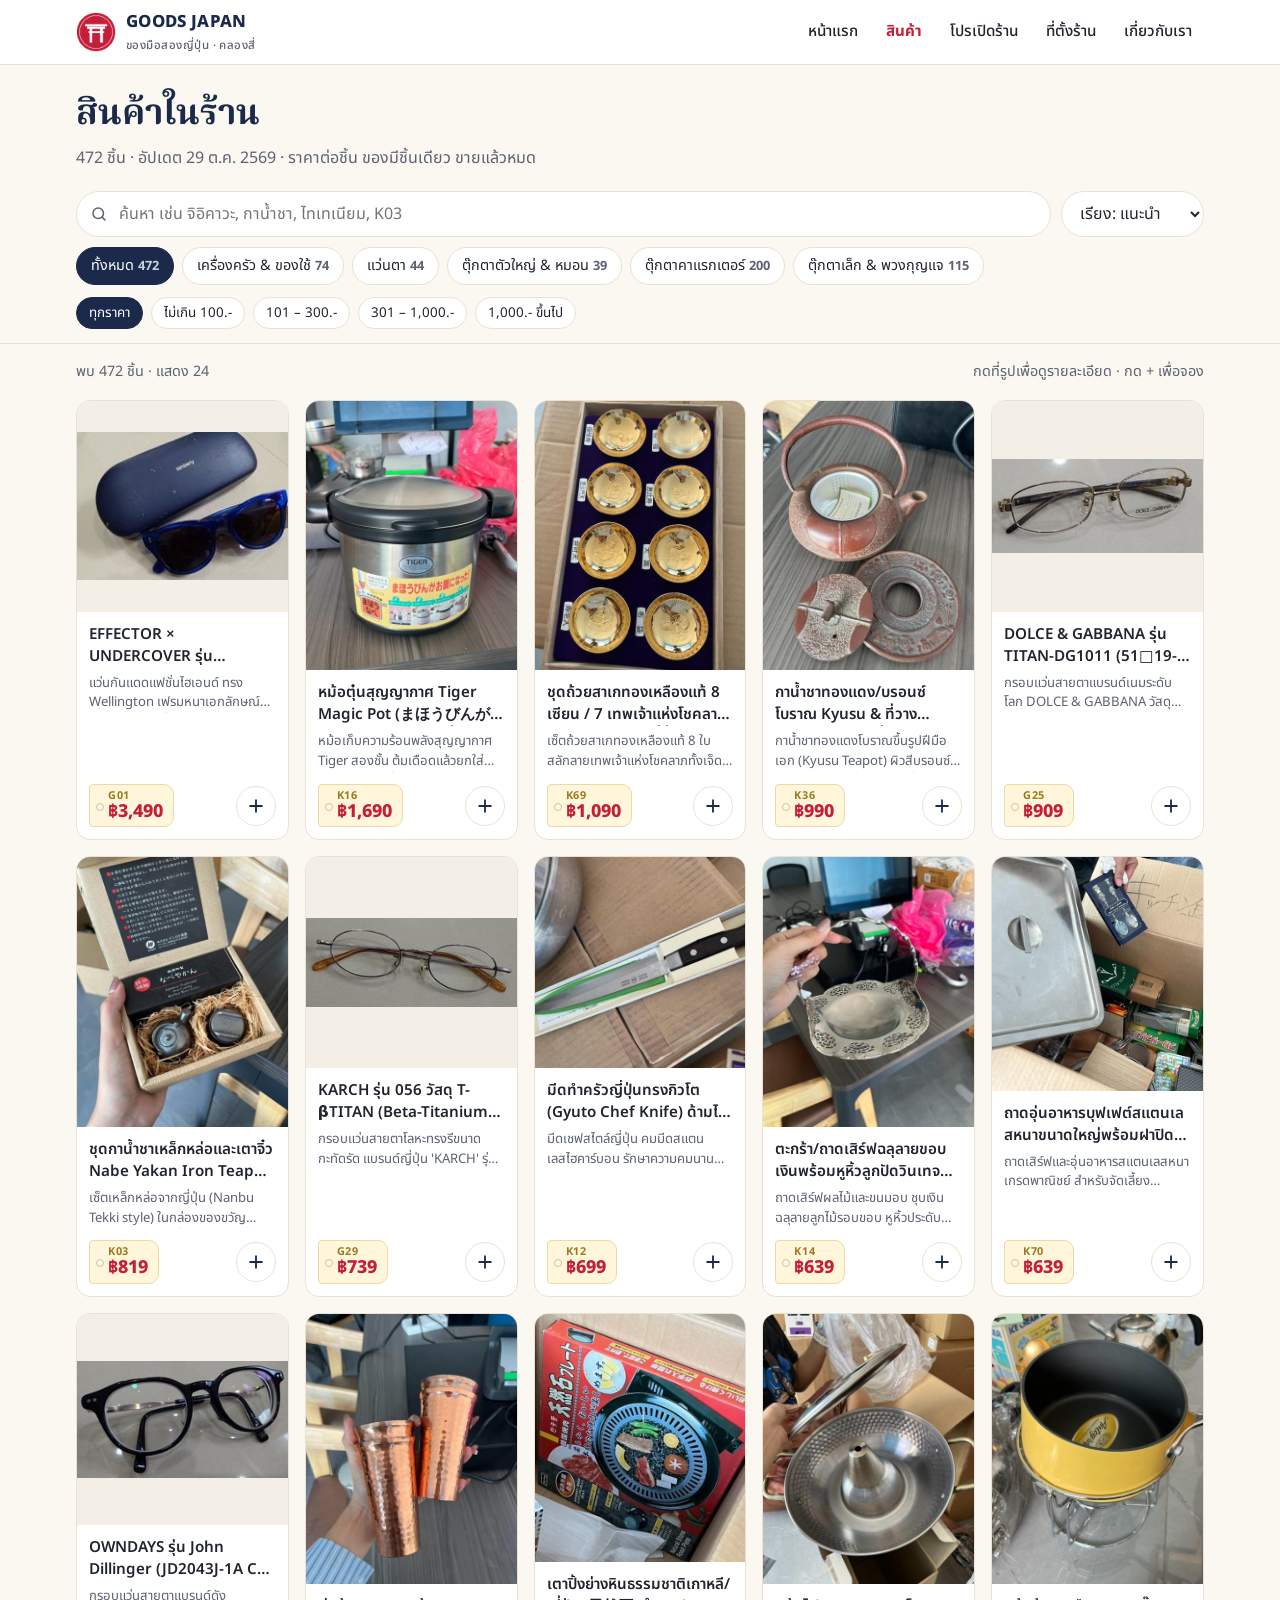
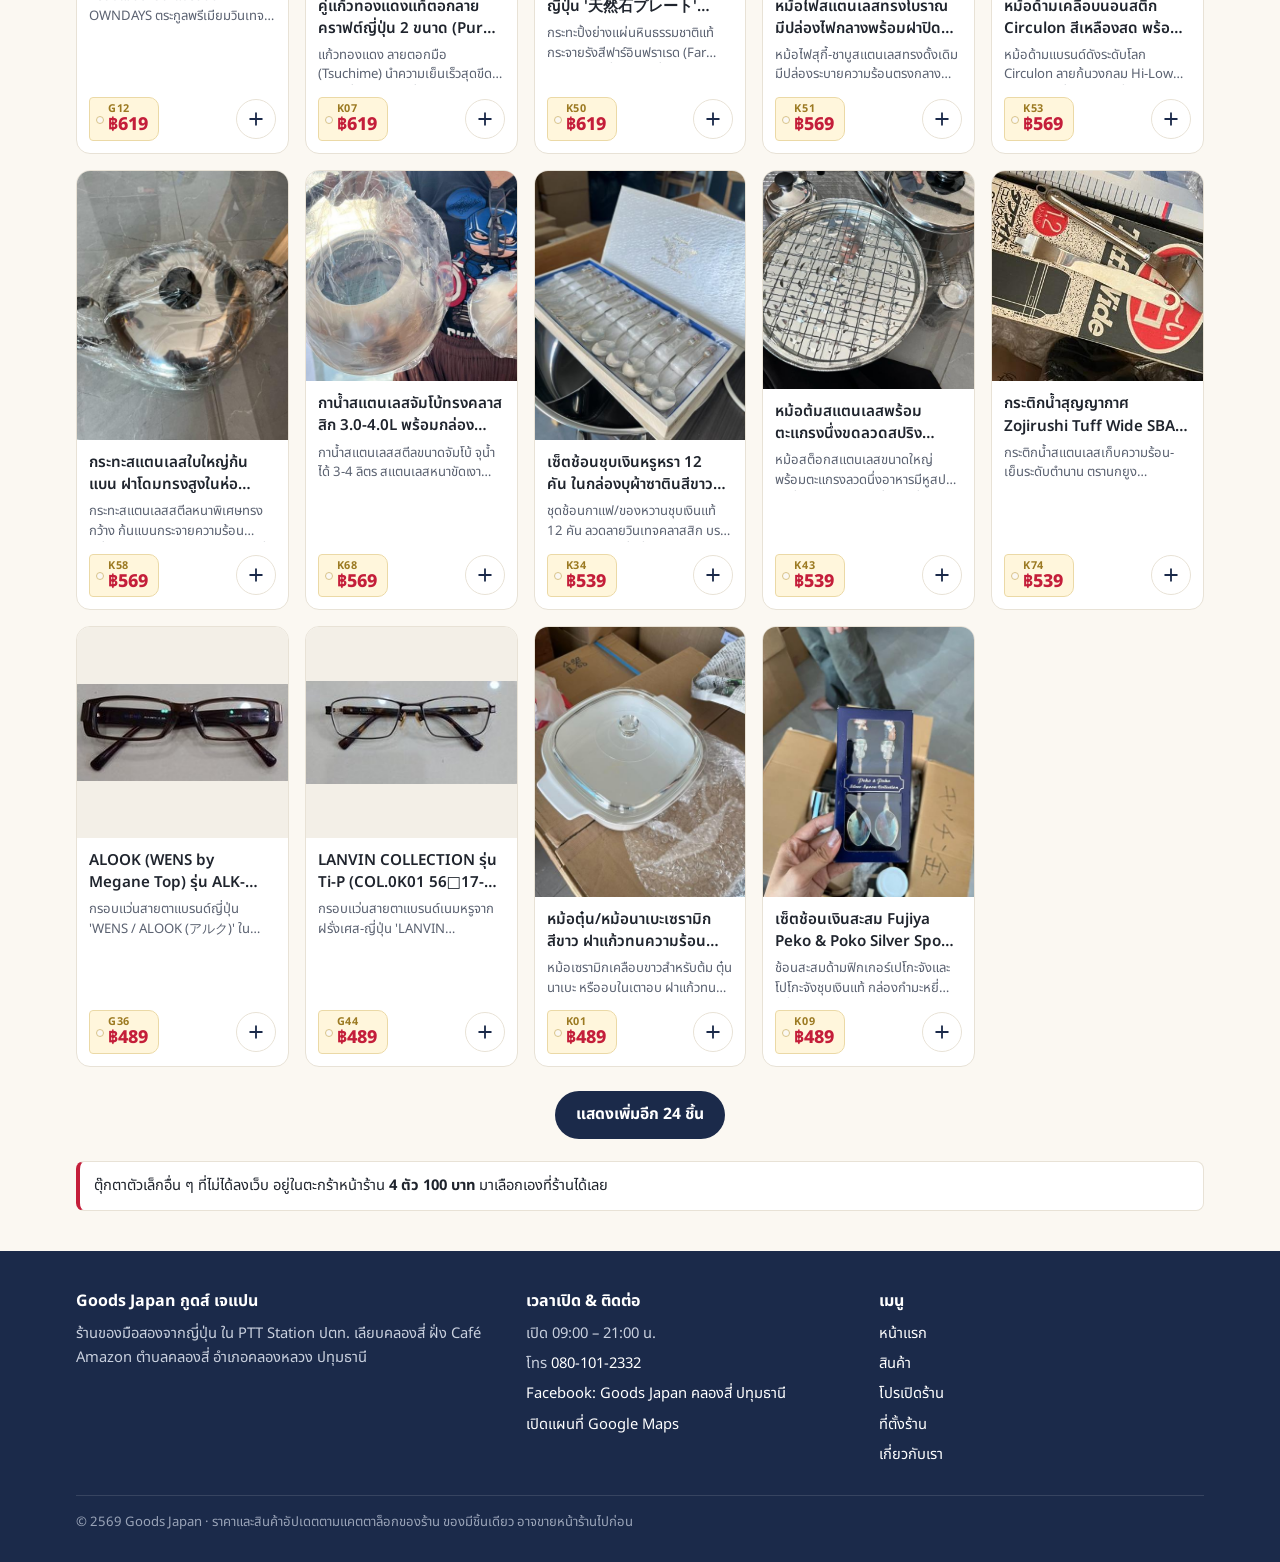
<file: shop.html>
<!DOCTYPE html>
<html lang="th">
<head>
    <meta charset="UTF-8">
    <meta name="viewport" content="width=device-width, initial-scale=1.0, viewport-fit=cover">
    <title>สินค้าในร้าน | Goods Japan คลองสี่</title>
    <meta name="description" content="สินค้ามือสองจากญี่ปุ่นในร้าน Goods Japan คลองสี่ ปทุมธานี พร้อมราคาและรหัสสินค้า เครื่องครัว แว่นตา ตุ๊กตาคาแรกเตอร์">
    <meta property="og:type" content="website">
    <meta property="og:title" content="สินค้าในร้าน | Goods Japan คลองสี่">
    <meta property="og:description" content="สินค้ามือสองจากญี่ปุ่นในร้าน Goods Japan คลองสี่ ปทุมธานี พร้อมราคาและรหัสสินค้า เครื่องครัว แว่นตา ตุ๊กตาคาแรกเตอร์">
    <meta property="og:image" content="assets/images/og-cover.jpg">
    <link rel="icon" href="assets/images/logo.png">
    <!-- PWA: ติดตั้งเป็นแอปบนมือถือ -->
    <link rel="manifest" href="manifest.webmanifest">
    <meta name="theme-color" content="#C41E3A">
    <meta name="mobile-web-app-capable" content="yes">
    <meta name="apple-mobile-web-app-capable" content="yes">
    <meta name="apple-mobile-web-app-title" content="Goods Japan">
    <meta name="apple-mobile-web-app-status-bar-style" content="default">
    <link rel="apple-touch-icon" href="assets/icons/apple-touch-icon.png">
    <link rel="preconnect" href="https://fonts.googleapis.com">
    <link rel="preconnect" href="https://fonts.gstatic.com" crossorigin>
    <link href="https://fonts.googleapis.com/css2?family=Noto+Sans+Thai:wght@400;500;600;700;800&family=Noto+Serif+Thai:wght@600;700&family=Noto+Serif+JP:wght@700&display=swap" rel="stylesheet">
    <link rel="stylesheet" href="css/site.css">
</head>
<body data-reserve>
    <header class="site-header">
        <div class="wrap">
            <a class="brand" href="index.html">
                <img src="assets/icons/icon-192.png" alt="" width="40" height="40">
                <span><b>GOODS JAPAN</b><small>ของมือสองญี่ปุ่น · คลองสี่</small></span>
            </a>
            <button class="menu-btn" type="button" aria-label="เมนู" aria-expanded="false" aria-controls="site-nav"><svg viewBox="0 0 24 24" fill="none" stroke="currentColor" stroke-width="2" stroke-linecap="round"><path d="M4 7h16M4 12h16M4 17h16"/></svg></button>
            <ul class="nav" id="site-nav"><li><a href="index.html">หน้าแรก</a></li><li><a href="shop.html" aria-current="page">สินค้า</a></li><li><a href="promotions.html">โปรเปิดร้าน</a></li><li><a href="location.html">ที่ตั้งร้าน</a></li><li><a href="about.html">เกี่ยวกับเรา</a></li></ul>
        </div>
    </header>

    <main>
        <section class="shop-head">
            <div class="wrap">
                <h1>สินค้าในร้าน</h1>
                <p><span class="num" data-count="all">472</span> ชิ้น · อัปเดต <span data-catalog-date>29 ต.ค. 2569</span> · ราคาต่อชิ้น ของมีชิ้นเดียว ขายแล้วหมด</p>
            </div>
        </section>
        <div class="toolbar">
            <div class="wrap">
                <div class="toolbar-row">
                    <label class="search"><svg viewBox="0 0 24 24" fill="none" stroke="currentColor" stroke-width="2" stroke-linecap="round"><circle cx="11" cy="11" r="7"/><path d="M20 20l-3.5-3.5"/></svg><input id="q" type="search" placeholder="ค้นหา เช่น จิอิคาวะ, กาน้ำชา, ไทเทเนียม, K03" aria-label="ค้นหาสินค้า" autocomplete="off"></label>
                    <select id="sort" class="sort" aria-label="เรียงลำดับ">
                        <option value="pick">เรียง: แนะนำ</option>
                        <option value="asc">ราคา ต่ำ → สูง</option>
                        <option value="desc">ราคา สูง → ต่ำ</option>
                    </select>
                </div>
                <div class="chips" id="group-chips" role="group" aria-label="หมวดสินค้า"></div>
                <div class="chips small" id="price-chips" role="group" aria-label="ช่วงราคา"></div>
            </div>
        </div>
        <section>
            <div class="wrap">
                <div class="result-line"><span id="result-count"></span><span>กดที่รูปเพื่อดูรายละเอียด · กด + เพื่อจอง</span></div>
                <div class="grid" id="shop-grid"></div>
                <div class="empty" id="empty" hidden><b>ไม่พบสินค้าที่ค้นหา</b>ลองคำอื่น หรือ <button class="btn btn-ghost btn-sm" type="button" id="clear-filters">ล้างตัวกรอง</button></div>
                <div class="more"><button class="btn btn-navy" type="button" id="more" hidden>แสดงเพิ่ม</button></div>
                <div class="note-strip"><span>ตุ๊กตาตัวเล็กอื่น ๆ ที่ไม่ได้ลงเว็บ อยู่ในตะกร้าหน้าร้าน <b>4 ตัว 100 บาท</b> มาเลือกเองที่ร้านได้เลย</span></div>
            </div>
        </section>
    </main>

    <footer class="site-footer">
        <div class="wrap">
            <div>
                <h3>Goods Japan กูดส์ เจแปน</h3>
                <p>ร้านของมือสองจากญี่ปุ่น ใน PTT Station ปตท. เลียบคลองสี่ ฝั่ง Café Amazon ตำบลคลองสี่ อำเภอคลองหลวง ปทุมธานี</p>
            </div>
            <div>
                <h3>เวลาเปิด & ติดต่อ</h3>
                <ul>
                    <li>เปิด 09:00 – 21:00 น.</li>
                    <li>โทร <a href="tel:0801012332">080-101-2332</a></li>
                    <li><a href="https://www.facebook.com/profile.php?id=61595247456619" target="_blank" rel="noopener">Facebook: Goods Japan คลองสี่ ปทุมธานี</a></li>
                    <li><a href="https://share.google/IeLH9914CwWTnxFZs" target="_blank" rel="noopener">เปิดแผนที่ Google Maps</a></li>
                </ul>
            </div>
            <div>
                <h3>เมนู</h3>
                <ul><li><a href="index.html">หน้าแรก</a></li><li><a href="shop.html">สินค้า</a></li><li><a href="promotions.html">โปรเปิดร้าน</a></li><li><a href="location.html">ที่ตั้งร้าน</a></li><li><a href="about.html">เกี่ยวกับเรา</a></li></ul>
            </div>
            <p class="copy">© 2569 Goods Japan · ราคาและสินค้าอัปเดตตามแคตตาล็อกของร้าน ของมีชิ้นเดียว อาจขายหน้าร้านไปก่อน</p>
        </div>
    </footer>

    <script src="js/main.js"></script>
    <script src="js/catalog-data.js"></script>
    <script src="js/shop.js"></script>
    <script src="js/pwa.js"></script>
</body>
</html>
</file>
<file: css/site.css>
/* Goods Japan — site styles
   Layout: one centered column (max 1160px); store pages read like a shop catalog,
   product prices sit on paper price tags (値札) carrying the item code. */
:root {
  --red: #C41E3A;
  --red-dark: #A3182E;
  --navy: #1B2A4A;
  --navy-2: #2A3F68;
  --cream: #FBF8F2;
  --paper: #FFFFFF;
  --ink: #1F242D;
  --muted: #5B6271;
  --line: #E8E2D6;
  --gold: #9C7A22;
  --tag: #FFF6DC;
  --ok: #2E7D4F;

  --f-body: 'Noto Sans Thai', system-ui, -apple-system, 'Segoe UI', sans-serif;
  --f-display: 'Noto Serif Thai', 'Noto Serif JP', Georgia, serif;
  --f-jp: 'Noto Serif JP', 'Noto Serif Thai', serif;

  --r-sm: 8px;
  --r-md: 14px;
  --shadow: 0 1px 2px rgba(27, 42, 74, .06), 0 6px 20px rgba(27, 42, 74, .06);
  color-scheme: light;
}

* { box-sizing: border-box; }
html { scroll-behavior: smooth; -webkit-text-size-adjust: 100%; }
body {
  margin: 0;
  font-family: var(--f-body);
  font-size: 16px;
  line-height: 1.65;
  color: var(--ink);
  background: var(--cream);
  -webkit-font-smoothing: antialiased;
}
img { max-width: 100%; display: block; }
a { color: inherit; }
h1, h2, h3 { font-family: var(--f-display); color: var(--navy); line-height: 1.3; margin: 0; text-wrap: balance; }
p { margin: 0; }
button { font: inherit; }
:focus-visible { outline: 2px solid var(--red); outline-offset: 2px; }
@media (prefers-reduced-motion: reduce) { * { animation: none !important; transition: none !important; scroll-behavior: auto !important; } }

.wrap {
  width: 100%;
  max-width: 1160px;
  margin: 0 auto;
  padding-left: max(16px, env(safe-area-inset-left, 0px));
  padding-right: max(16px, env(safe-area-inset-right, 0px));
}
.jp { font-family: var(--f-jp); }
.muted { color: var(--muted); }
.num { font-variant-numeric: tabular-nums; }

/* ---------- header ---------- */
.site-header {
  position: sticky; top: 0; z-index: 50;
  background: rgba(255, 255, 255, .96);
  backdrop-filter: blur(10px);
  border-bottom: 1px solid var(--line);
}
.site-header .wrap { display: flex; align-items: center; justify-content: space-between; gap: 12px; min-height: 64px; }
.brand { display: flex; align-items: center; gap: 10px; text-decoration: none; }
.brand img { width: 40px; height: 40px; }
.brand b { font-family: var(--f-body); font-weight: 800; letter-spacing: .02em; color: var(--navy); font-size: 1.05rem; line-height: 1.1; }
.brand small { display: block; font-size: .72rem; color: var(--muted); font-weight: 500; letter-spacing: .04em; }
.nav { display: flex; gap: 4px; list-style: none; margin: 0; padding: 0; }
.nav a { display: block; padding: 8px 12px; border-radius: 999px; text-decoration: none; color: var(--ink); font-weight: 500; font-size: .95rem; }
.nav a:hover { background: #F3EEE4; }
.nav a[aria-current="page"] { color: var(--red); font-weight: 700; }
.menu-btn { display: none; border: 0; background: none; width: 44px; height: 44px; border-radius: 10px; cursor: pointer; color: var(--navy); }
.menu-btn svg { width: 24px; height: 24px; }
@media (max-width: 760px) {
  .menu-btn { display: grid; place-items: center; }
  .nav { display: none; position: absolute; left: 0; right: 0; top: 100%; flex-direction: column; gap: 0; padding: 8px max(16px, env(safe-area-inset-left, 0px)) 14px; background: #fff; border-bottom: 1px solid var(--line); box-shadow: var(--shadow); }
  .nav.open { display: flex; }
  .nav a { padding: 12px 8px; border-radius: 8px; }
}

/* ---------- buttons ---------- */
.btn {
  display: inline-flex; align-items: center; justify-content: center; gap: 8px;
  min-height: 46px; padding: 10px 20px; border-radius: 999px; border: 1.5px solid transparent;
  font-weight: 700; font-size: .98rem; text-decoration: none; cursor: pointer; transition: background .2s, color .2s, border-color .2s;
}
.btn-red { background: var(--red); color: #fff; }
.btn-red:hover { background: var(--red-dark); }
.btn-navy { background: var(--navy); color: #fff; }
.btn-navy:hover { background: var(--navy-2); }
.btn-ghost { background: transparent; color: var(--navy); border-color: rgba(27, 42, 74, .25); }
.btn-ghost:hover { border-color: var(--navy); }
.btn-light { background: #fff; color: var(--navy); }
.btn-sm { min-height: 38px; padding: 6px 14px; font-size: .9rem; }
.btn svg { width: 18px; height: 18px; flex: none; }

/* ---------- sections ---------- */
.section { padding-block: 56px; }
.section-head { display: flex; align-items: end; justify-content: space-between; gap: 16px; flex-wrap: wrap; margin-bottom: 24px; }
.section-head h2 { font-size: clamp(1.45rem, 3.4vw, 1.9rem); }
.section-head p { color: var(--muted); margin-top: 4px; }
.eyebrow { display: inline-block; font-size: .78rem; font-weight: 700; letter-spacing: .08em; color: var(--red); text-transform: uppercase; margin-bottom: 6px; }

/* ---------- home hero ---------- */
.hero { background: var(--navy); color: #fff; overflow: hidden; }
.hero .wrap { display: grid; grid-template-columns: minmax(0, 1.05fr) minmax(0, .95fr); gap: 32px; align-items: center; padding-block: 44px; }
.hero h1 { color: #fff; font-size: clamp(2rem, 6vw, 3.2rem); letter-spacing: -.01em; }
.hero h1 .jp { display: block; font-size: .42em; color: #E9C86A; letter-spacing: .12em; margin-top: 6px; font-weight: 700; }
.hero .lead { color: #D7DCE7; font-size: 1.08rem; margin-top: 14px; max-width: 34em; }
.hero .chip-open { display: inline-flex; align-items: center; gap: 8px; background: var(--red); color: #fff; font-weight: 700; padding: 6px 14px; border-radius: 999px; font-size: .9rem; margin-bottom: 18px; }
.hero .actions { display: flex; flex-wrap: wrap; gap: 10px; margin-top: 24px; }
.hero .facts { display: flex; flex-wrap: wrap; gap: 6px 18px; margin-top: 22px; color: #C9D0DE; font-size: .92rem; }
.hero .facts a { color: #fff; }
.hero-photos { display: grid; grid-template-columns: repeat(3, minmax(0, 1fr)); gap: 8px; }
.hero-photos img { width: 100%; height: auto; aspect-ratio: 3 / 4; object-fit: cover; border-radius: 10px; background: #24365C; }
.hero-photos img:nth-child(2) { transform: translateY(18px); }
.hero-photos img:nth-child(5) { transform: translateY(18px); }
@media (max-width: 860px) {
  .hero .wrap { grid-template-columns: 1fr; padding-block: 32px 40px; }
  .hero-photos { grid-template-columns: repeat(3, minmax(0, 1fr)); }
  .hero-photos img:nth-child(n+4) { display: none; }
}

/* ---------- category tiles ---------- */
.cats { display: grid; grid-template-columns: repeat(auto-fit, minmax(200px, 1fr)); gap: 12px; }
.cat {
  display: grid; grid-template-columns: 64px minmax(0, 1fr); gap: 12px; align-items: center;
  background: var(--paper); border: 1px solid var(--line); border-radius: var(--r-md); padding: 10px; text-decoration: none;
  transition: border-color .2s, transform .2s;
}
.cat:hover { border-color: var(--red); transform: translateY(-2px); }
.cat img { width: 64px; height: 64px; object-fit: cover; border-radius: 10px; background: #F1ECE2; }
.cat b { display: block; color: var(--navy); font-size: 1rem; line-height: 1.3; }
.cat span { font-size: .85rem; color: var(--muted); }

/* ---------- product cards ---------- */
.grid { display: grid; grid-template-columns: repeat(auto-fill, minmax(200px, 1fr)); gap: 16px; }
@media (max-width: 520px) { .grid { grid-template-columns: repeat(2, minmax(0, 1fr)); gap: 10px; } }
.card {
  position: relative; display: flex; flex-direction: column; min-width: 0;
  background: var(--paper); border: 1px solid var(--line); border-radius: var(--r-md); overflow: hidden;
  transition: box-shadow .2s, border-color .2s;
}
.card:hover { box-shadow: var(--shadow); border-color: #DCD3C2; }
.card-photo { position: relative; aspect-ratio: 1 / 1; background: #F3EFE7; border: 0; padding: 0; cursor: pointer; display: block; width: 100%; }
.card-photo img { width: 100%; height: 100%; object-fit: contain; }
.card-photo.cover img { object-fit: cover; }
.no-photo { position: absolute; inset: 0; display: grid; place-items: center; text-align: center; color: #A49A88; font-size: .82rem; padding: 12px; }
.no-photo svg { width: 38px; height: 38px; margin: 0 auto 6px; opacity: .55; }
.card-body { display: flex; flex-direction: column; gap: 6px; padding: 12px; flex: 1; min-width: 0; }
.card-title { font-family: var(--f-body); font-size: .95rem; font-weight: 600; color: var(--ink); line-height: 1.45; display: -webkit-box; -webkit-line-clamp: 2; -webkit-box-orient: vertical; overflow: hidden; }
.card-desc { font-size: .82rem; color: var(--muted); line-height: 1.5; display: -webkit-box; -webkit-line-clamp: 2; -webkit-box-orient: vertical; overflow: hidden; }
.card-foot { display: flex; align-items: center; justify-content: space-between; gap: 8px; margin-top: auto; padding-top: 6px; }

/* price tag 値札: the item code + price, like the paper tags on the shelf */
.tag {
  position: relative; display: inline-flex; flex-direction: column; line-height: 1.1;
  background: var(--tag); border: 1px solid #EBD9A6; border-radius: 4px 10px 10px 4px; padding: 5px 10px 5px 18px;
}
.tag::before { content: ""; position: absolute; left: 6px; top: 50%; width: 6px; height: 6px; margin-top: -3px; border-radius: 50%; background: var(--cream); border: 1px solid #D9C48A; }
.tag .code { font-size: .68rem; font-weight: 700; color: var(--gold); letter-spacing: .06em; font-variant-numeric: tabular-nums; }
.tag .price { font-size: 1.12rem; font-weight: 800; color: var(--red); font-variant-numeric: tabular-nums; }
.add {
  flex: none; width: 40px; height: 40px; border-radius: 50%; border: 1.5px solid var(--line); background: #fff; color: var(--navy);
  display: grid; place-items: center; cursor: pointer; transition: background .2s, border-color .2s, color .2s;
}
.add svg { width: 20px; height: 20px; }
.add:hover { border-color: var(--navy); }
.add[aria-pressed="true"] { background: var(--navy); border-color: var(--navy); color: #fff; }
.label-sm { font-size: .75rem; color: var(--muted); }

/* ---------- shop toolbar ---------- */
.shop-head { padding-block: 28px 8px; }
.shop-head h1 { font-size: clamp(1.6rem, 4.5vw, 2.2rem); }
.shop-head p { color: var(--muted); margin-top: 6px; }
.toolbar { position: sticky; top: 64px; z-index: 20; background: var(--cream); padding-block: 12px; border-bottom: 1px solid var(--line); }
.toolbar-row { display: flex; gap: 10px; flex-wrap: wrap; align-items: center; }
.search { flex: 1 1 260px; min-width: 0; position: relative; }
.search input { width: 100%; height: 46px; border: 1.5px solid var(--line); border-radius: 999px; padding: 0 16px 0 42px; font: inherit; background: #fff; color: var(--ink); }
.search input:focus { outline: none; border-color: var(--navy); }
.search svg { position: absolute; left: 14px; top: 50%; width: 18px; height: 18px; margin-top: -9px; color: var(--muted); }
select.sort { height: 46px; border: 1.5px solid var(--line); border-radius: 999px; padding: 0 14px; font: inherit; background: #fff; color: var(--ink); }
.chips { display: flex; gap: 8px; overflow-x: auto; padding: 10px 0 2px; scrollbar-width: none; }
.chips::-webkit-scrollbar { display: none; }
.chip { flex: none; border: 1.5px solid var(--line); background: #fff; color: var(--ink); border-radius: 999px; padding: 6px 14px; font-size: .9rem; cursor: pointer; white-space: nowrap; }
.chip b { font-weight: 700; color: var(--muted); font-size: .8rem; margin-left: 4px; font-variant-numeric: tabular-nums; }
.chip[aria-pressed="true"] { background: var(--navy); border-color: var(--navy); color: #fff; }
.chip[aria-pressed="true"] b { color: #C9D0DE; }
.chips.small .chip { font-size: .84rem; padding: 4px 12px; }
.result-line { display: flex; justify-content: space-between; align-items: center; gap: 12px; flex-wrap: wrap; padding-block: 16px; color: var(--muted); font-size: .9rem; }
.more { display: flex; justify-content: center; padding-block: 24px 8px; }
.empty { text-align: center; padding: 48px 16px; border: 1.5px dashed var(--line); border-radius: var(--r-md); color: var(--muted); }
.empty b { display: block; color: var(--navy); font-size: 1.1rem; margin-bottom: 4px; }
.note-strip { display: flex; gap: 12px; align-items: center; background: #fff; border: 1px solid var(--line); border-left: 4px solid var(--red); border-radius: var(--r-sm); padding: 12px 14px; margin-top: 14px; font-size: .92rem; }

/* ---------- reserve bar + drawer ---------- */
.reserve-bar {
  position: fixed; left: 0; right: 0; bottom: 0; z-index: 40;
  padding: 10px max(16px, env(safe-area-inset-right, 0px)) calc(10px + env(safe-area-inset-bottom, 0px)) max(16px, env(safe-area-inset-left, 0px));
  pointer-events: none;
}
.reserve-bar button {
  pointer-events: auto; margin: 0 auto; display: flex; align-items: center; justify-content: space-between; gap: 14px;
  width: 100%; max-width: 520px; min-height: 54px; padding: 8px 10px 8px 18px; border: 0; border-radius: 999px;
  background: var(--navy); color: #fff; cursor: pointer; box-shadow: 0 10px 30px rgba(27, 42, 74, .3); font-weight: 600;
}
.reserve-bar .go { background: var(--red); border-radius: 999px; padding: 8px 14px; font-weight: 700; }
dialog { border: 0; padding: 0; border-radius: 18px; width: min(560px, calc(100% - 24px)); max-height: calc(100% - 32px); color: var(--ink); background: #fff; box-shadow: 0 20px 60px rgba(0, 0, 0, .25); }
dialog::backdrop { background: rgba(20, 26, 40, .55); }
.dlg-head { display: flex; justify-content: space-between; align-items: center; gap: 12px; padding: 16px 18px; border-bottom: 1px solid var(--line); position: sticky; top: 0; background: #fff; z-index: 1; }
.dlg-head h2 { font-size: 1.15rem; }
.x { border: 0; background: #F3EEE4; width: 38px; height: 38px; border-radius: 50%; cursor: pointer; font-size: 20px; line-height: 1; color: var(--navy); flex: none; }
.dlg-body { padding: 16px 18px 20px; }
.r-item { display: grid; grid-template-columns: 56px minmax(0, 1fr) auto; gap: 12px; align-items: center; padding: 10px 0; border-bottom: 1px solid var(--line); }
.r-item img, .r-item .ph { width: 56px; height: 56px; border-radius: 8px; object-fit: cover; background: #F3EFE7; }
.r-item .n { font-size: .9rem; line-height: 1.4; display: -webkit-box; -webkit-line-clamp: 2; -webkit-box-orient: vertical; overflow: hidden; }
.r-item .c { font-size: .75rem; color: var(--gold); font-weight: 700; }
.r-item .p { font-weight: 800; color: var(--red); text-align: right; font-variant-numeric: tabular-nums; }
.r-item .rm { border: 0; background: none; color: var(--muted); font-size: .8rem; cursor: pointer; text-decoration: underline; padding: 2px 0; }
.r-total { display: flex; justify-content: space-between; font-size: 1.1rem; font-weight: 800; padding: 14px 0 6px; }
.r-total .num { color: var(--red); }
.r-steps { margin: 12px 0 16px; padding-left: 20px; color: var(--muted); font-size: .9rem; }
.r-actions { display: grid; gap: 10px; }
.copy-box { width: 100%; min-height: 110px; border: 1px solid var(--line); border-radius: 10px; padding: 10px; font: inherit; font-size: .85rem; color: var(--ink); background: #FBF8F2; resize: vertical; }
.toast { position: fixed; left: 50%; bottom: calc(84px + env(safe-area-inset-bottom, 0px)); transform: translateX(-50%); background: var(--ink); color: #fff; padding: 10px 16px; border-radius: 999px; font-size: .9rem; z-index: 60; opacity: 0; transition: opacity .2s; pointer-events: none; }
.toast.show { opacity: 1; }

/* product detail */
.detail-photo { background: #F3EFE7; aspect-ratio: 4 / 3; }
.detail-photo img { width: 100%; height: 100%; object-fit: contain; }
.detail-photo .no-photo { position: static; height: 100%; }
.detail .dlg-body { display: grid; gap: 12px; }
.detail h2 { font-family: var(--f-body); font-size: 1.15rem; font-weight: 700; }
.detail .row { display: flex; align-items: center; justify-content: space-between; gap: 12px; flex-wrap: wrap; }

/* ---------- promos ---------- */
.promo-grid { display: grid; grid-template-columns: repeat(auto-fit, minmax(260px, 1fr)); gap: 16px; }
.promo { background: #fff; border: 1px solid var(--line); border-radius: var(--r-md); padding: 22px; display: flex; flex-direction: column; gap: 10px; }
.promo .big { font-family: var(--f-display); font-size: 1.5rem; font-weight: 700; color: var(--red); line-height: 1.2; }
.promo h3 { font-family: var(--f-body); font-size: 1.08rem; }
.promo p { color: var(--muted); font-size: .95rem; }
.promo .when { margin-top: auto; padding-top: 8px; font-size: .85rem; font-weight: 700; color: var(--navy); }
.promo.hl { border-color: var(--red); box-shadow: inset 0 4px 0 var(--red); }
.countdown { display: flex; gap: 10px; justify-content: center; flex-wrap: wrap; margin-top: 18px; }
.countdown div { min-width: 74px; background: rgba(255, 255, 255, .08); border: 1px solid rgba(255, 255, 255, .18); border-radius: 12px; padding: 10px 8px; text-align: center; }
.countdown b { display: block; font-size: 1.9rem; font-variant-numeric: tabular-nums; color: #fff; line-height: 1.1; }
.countdown span { font-size: .8rem; color: #C9D0DE; }
.band { background: var(--navy); color: #fff; text-align: center; }
.band .wrap { padding-block: 40px; }
.band h1, .band h2 { color: #fff; }
.band p { color: #D7DCE7; }

/* ---------- steps / info ---------- */
.steps { display: grid; grid-template-columns: repeat(auto-fit, minmax(230px, 1fr)); gap: 14px; counter-reset: s; }
.step { background: #fff; border: 1px solid var(--line); border-radius: var(--r-md); padding: 18px; }
.step::before { counter-increment: s; content: counter(s); display: grid; place-items: center; width: 32px; height: 32px; border-radius: 50%; background: var(--navy); color: #fff; font-weight: 800; margin-bottom: 10px; }
.step h3 { font-family: var(--f-body); font-size: 1.02rem; margin-bottom: 4px; }
.step p { color: var(--muted); font-size: .93rem; }
.info { display: grid; grid-template-columns: repeat(auto-fit, minmax(240px, 1fr)); gap: 14px; }
.info-card { background: #fff; border: 1px solid var(--line); border-radius: var(--r-md); padding: 18px; display: grid; gap: 6px; align-content: start; }
.info-card .k { font-size: .8rem; font-weight: 700; color: var(--muted); letter-spacing: .04em; }
.info-card .v { font-size: 1.12rem; font-weight: 700; color: var(--navy); }
.info-card .v a { color: var(--red); text-decoration: none; }
.map-card { display: flex; flex-direction: column; align-items: center; justify-content: center; gap: 10px; text-align: center; min-height: 220px; padding: 28px 18px; border-radius: var(--r-md); background: #fff; border: 1px solid var(--line); text-decoration: none; }
.map-card .pin { width: 52px; height: 52px; border-radius: 50%; background: #FCE9EC; color: var(--red); display: grid; place-items: center; }
.map-card .pin svg { width: 26px; height: 26px; }
.prose { max-width: 680px; }
.prose p + p { margin-top: 12px; }
.prose p { color: #3A404C; }
.split { display: grid; grid-template-columns: minmax(0, 1fr) minmax(0, 1fr); gap: 28px; align-items: start; }
@media (max-width: 820px) { .split { grid-template-columns: 1fr; } }
.facts-list { list-style: none; padding: 0; margin: 0; display: grid; gap: 10px; }
.facts-list li { display: flex; justify-content: space-between; gap: 12px; padding: 12px 14px; background: #fff; border: 1px solid var(--line); border-radius: 10px; }
.facts-list b { font-variant-numeric: tabular-nums; color: var(--navy); }

/* ---------- footer ---------- */
.site-footer { background: var(--navy); color: #C9D0DE; margin-top: 40px; }
.site-footer .wrap { display: grid; grid-template-columns: 1.3fr 1fr 1fr; gap: 28px; padding-block: 40px calc(28px + env(safe-area-inset-bottom, 0px)); }
.site-footer h3 { color: #fff; font-family: var(--f-body); font-size: 1rem; margin-bottom: 10px; }
.site-footer p, .site-footer li { font-size: .92rem; }
.site-footer ul { list-style: none; margin: 0; padding: 0; display: grid; gap: 6px; }
.site-footer a { color: #fff; text-decoration: none; }
.site-footer a:hover { text-decoration: underline; }
.site-footer .copy { grid-column: 1 / -1; border-top: 1px solid rgba(255, 255, 255, .12); padding-top: 16px; font-size: .82rem; color: #9AA4B8; }
@media (max-width: 760px) { .site-footer .wrap { grid-template-columns: 1fr; } }
.has-bar .site-footer .wrap { padding-bottom: calc(96px + env(safe-area-inset-bottom, 0px)); }
@media (max-width: 760px) { .toolbar { position: static; } }
#featured { grid-template-columns: repeat(auto-fill, minmax(220px, 1fr)); }
@media (max-width: 520px) { #featured { grid-template-columns: repeat(2, minmax(0, 1fr)); } }
</file>
